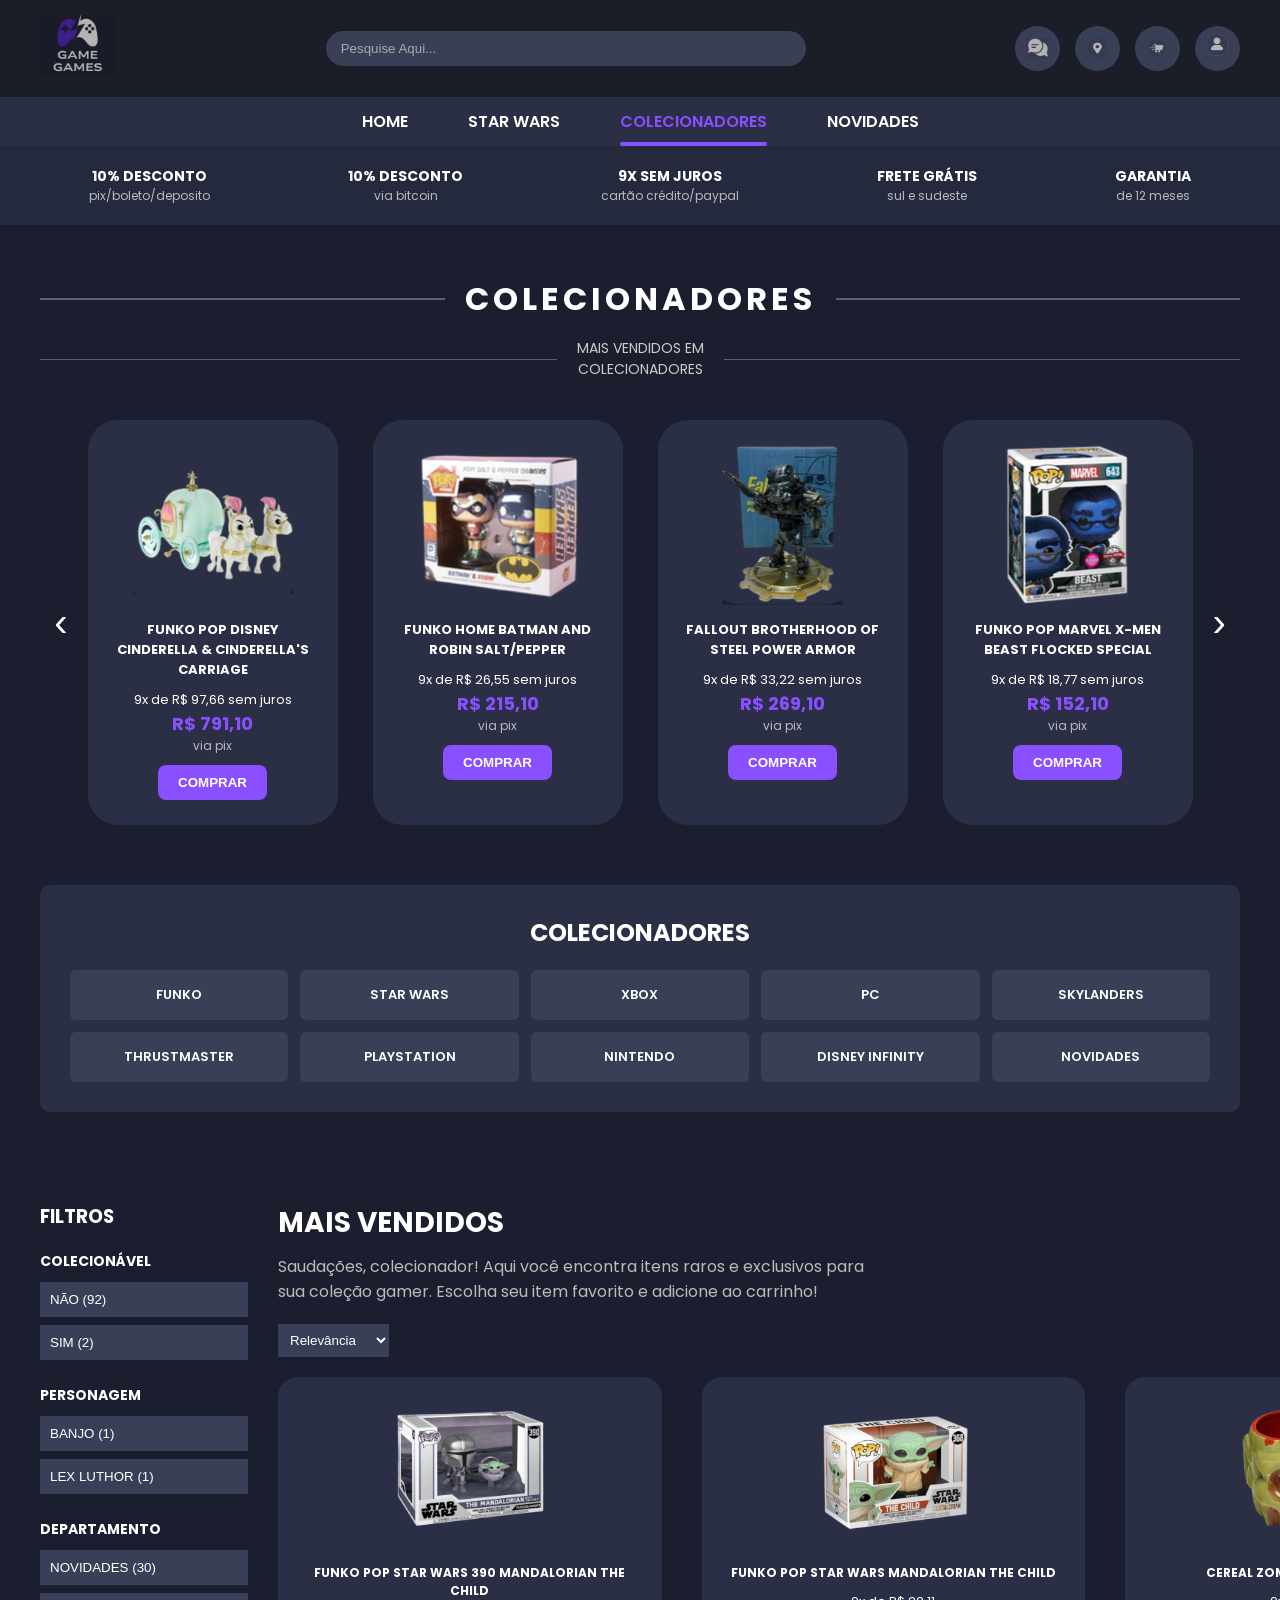
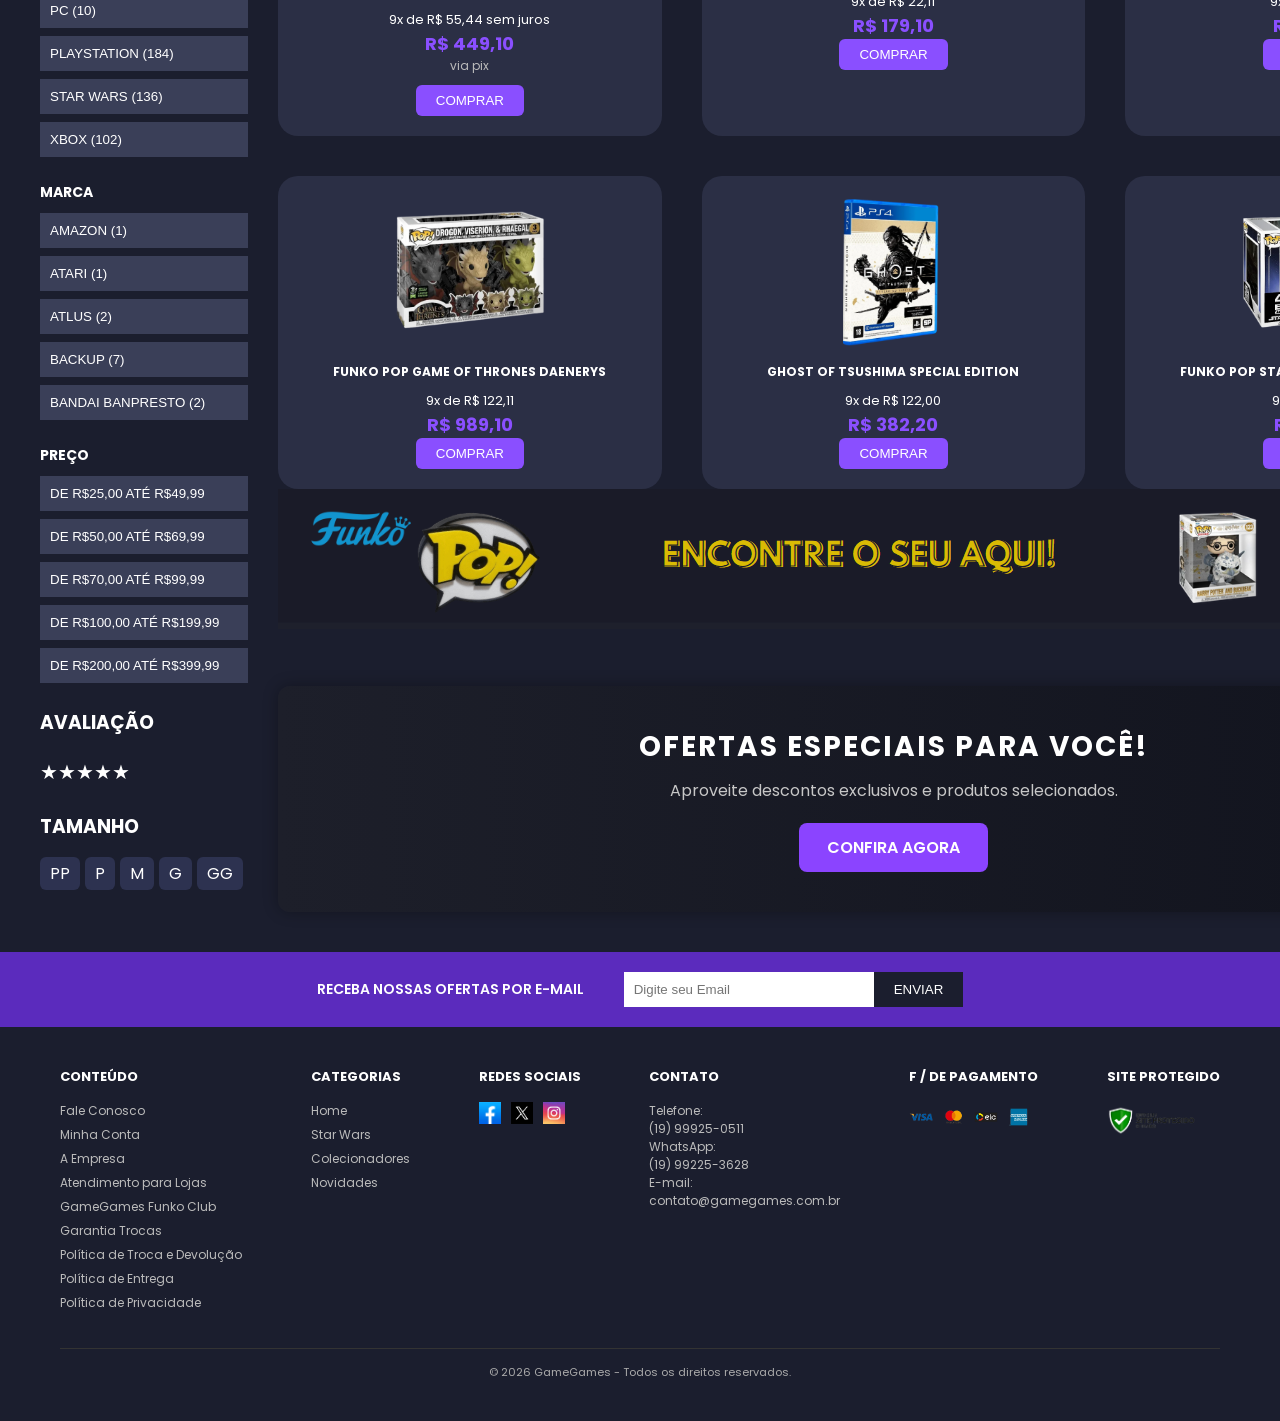
<file: colecionadores.html>
<!DOCTYPE html>
<html lang="pt-br">
<head>
  <meta charset="UTF-8">
  <meta name="viewport" content="width=device-width, initial-scale=1.0">
  <title>Game Games</title>

  <link rel="stylesheet" href="css/style_colecionadores.css">

  <link href="https://fonts.googleapis.com/css2?family=Poppins:wght@300;400;600;700&display=swap" rel="stylesheet">
</head>

<body>


<!-- HEADER -->
<header class="top-header">

  <div class="logo">
    <img src="img/logogamegames.png" alt="Game Games Logo">
  </div>

  <input type="text" placeholder="Pesquise Aqui..." class="procurar-bar">

  <div class="icons">

    <a class="icon" href="contato.html">
      <img src="img/logoctt.png" alt="contato">
    </a>

    <div class="icon">
      <img src="img/logolocalizacao.png" alt="Localização">
    </div>

    <div class="icon">
      <img src="img/logocarrinho.png" alt="Carrinho">
    </div>

    <div class="icon">
      <a href="conta.html">
        <img src="img/logoconta.png" alt="Usuário">
      </a>
    </div>

  </div>


</header>


<!-- MENU -->
<nav class="menu">
  <a href="index.html">HOME</a>
  <a href="starwars.html">STAR WARS</a>
  <a href="colecionadores.html" class="active">COLECIONADORES</a>
  <a href="novidades.html">NOVIDADES</a>
</nav>


<!-- BENEFÍCIOS -->
<section class="descontos">

  <div class="desconto">
    <strong>10% DESCONTO</strong>
    <p>pix/boleto/deposito</p>
  </div>

  <div class="desconto">
    <strong>10% DESCONTO</strong>
    <p>via bitcoin</p>
  </div>

  <div class="desconto">
    <strong>9X SEM JUROS</strong>
    <p>cartão crédito/paypal</p>
  </div>

  <div class="desconto">
    <strong>FRETE GRÁTIS</strong>
    <p>sul e sudeste</p>
  </div>

  <div class="desconto">
    <strong>GARANTIA</strong>
    <p>de 12 meses</p>
  </div>

</section>


<!-- CONTINUAÇÃO COLECIONADORES -->
<section class="colecionadores-topo">

  <h1 class="titulo-colecionadores">COLECIONADORES</h1>

  <p class="subtitulo">MAIS VENDIDOS EM<br>COLECIONADORES</p>

  <div class="carrossel-colecionadores">

    <button class="seta seta-esq">‹</button>

    <div class="produtos-colecionadores">

      <div class="card-col">
        <img src="img/img_colecionadores/cinderela.png">

        <h4>FUNKO POP DISNEY<br>CINDERELLA & CINDERELLA'S CARRIAGE</h4>

        <p class="parcela">9x de R$ 97,66 sem juros</p>
        <p class="preco">R$ 791,10</p>
        <p class="pix">via pix</p>

        <button>COMPRAR</button>
      </div>


      <div class="card-col">
        <img src="img/img_colecionadores/batman.png">

        <h4>FUNKO HOME BATMAN AND<br>ROBIN SALT/PEPPER</h4>

        <p class="parcela">9x de R$ 26,55 sem juros</p>
        <p class="preco">R$ 215,10</p>
        <p class="pix">via pix</p>

        <button>COMPRAR</button>
      </div>


      <div class="card-col">
        <img src="img/img_colecionadores/fallout.png">

        <h4>FALLOUT BROTHERHOOD OF<br>STEEL POWER ARMOR</h4>

        <p class="parcela">9x de R$ 33,22 sem juros</p>
        <p class="preco">R$ 269,10</p>
        <p class="pix">via pix</p>

        <button>COMPRAR</button>
      </div>


      <div class="card-col">
        <img src="img/img_colecionadores/xmen.png">

        <h4>FUNKO POP MARVEL X-MEN<br>BEAST FLOCKED SPECIAL</h4>

        <p class="parcela">9x de R$ 18,77 sem juros</p>
        <p class="preco">R$ 152,10</p>
        <p class="pix">via pix</p>

        <button>COMPRAR</button>
      </div>

    </div>

    <button class="seta seta-dir">›</button>

  </div>


  <div class="categorias-colecionadores">

    <h2>COLECIONADORES</h2>

    <div class="grid-categorias">

      <div>FUNKO</div>
      <div>STAR WARS</div>
      <div>XBOX</div>
      <div>PC</div>
      <div>SKYLANDERS</div>

      <div>THRUSTMASTER</div>
      <div>PLAYSTATION</div>
      <div>NINTENDO</div>
      <div>DISNEY INFINITY</div>
      <div>NOVIDADES</div>

    </div>

  </div>

</section>

<!--SEGUNDA PARTE COLECIONADORES------->

<section class="loja">

  <!-- FILTROS -->
  <aside class="filtros">

    <h3>FILTROS</h3>

    <div class="filtro-bloco">
      <h4>COLECIONÁVEL</h4>
      <button>NÃO (92)</button>
      <button>SIM (2)</button>
    </div>

    <div class="filtro-bloco">
      <h4>PERSONAGEM</h4>
      <button>BANJO (1)</button>
      <button>LEX LUTHOR (1)</button>
    </div>

    <div class="filtro-bloco">
      <h4>DEPARTAMENTO</h4>
      <button>NOVIDADES (30)</button>
      <button>PC (10)</button>
      <button>PLAYSTATION (184)</button>
      <button>STAR WARS (136)</button>
      <button>XBOX (102)</button>
    </div>

    <div class="filtro-bloco">
      <h4>MARCA</h4>
      <button>AMAZON (1)</button>
      <button>ATARI (1)</button>
      <button>ATLUS (2)</button>
      <button>BACKUP (7)</button>
      <button>BANDAI BANPRESTO (2)</button>
    </div>

    <div class="filtro-bloco">
      <h4>PREÇO</h4>
      <button>DE R$25,00 ATÉ R$49,99</button>
      <button>DE R$50,00 ATÉ R$69,99</button>
      <button>DE R$70,00 ATÉ R$99,99</button>
      <button>DE R$100,00 ATÉ R$199,99</button>
      <button>DE R$200,00 ATÉ R$399,99</button>
    </div>

    <div class="filtro-bloco">
      <h3>AVALIAÇÃO</h3>
      <div class="avaliacao">★★★★★</div>
    </div>


    <div class="filtro-bloco">
      <h3>TAMANHO</h3>
      <div class="tamanhos">
        <span>PP</span><span>P</span><span>M</span><span>G</span><span>GG</span>
      </div>

    </div>
  </aside>



  <!-- PRODUTOS -->
  <div class="produtos-area">

    <h1>MAIS VENDIDOS</h1>

    <p class="texto-loja">
      Saudações, colecionador! Aqui você encontra itens raros e exclusivos
      para sua coleção gamer. Escolha seu item favorito e adicione ao carrinho!
    </p>


    <div class="ordenar">
      <select>
        <option>Relevância</option>
        <option>Menor preço</option>
        <option>Maior preço</option>
      </select>
    </div>



    <div class="grid-produtos">

      <!-- PRODUTO -->

      <div class="produto-card">
        <img src="img/img_colecionadores/star1.png">
        <h4>FUNKO POP STAR WARS 390 MANDALORIAN THE CHILD</h4>

        <p class="parcela">9x de R$ 55,44 sem juros</p>
        <p class="preco">R$ 449,10</p>
        <p class="pix">via pix</p>

        <button>COMPRAR</button>
      </div>


      <div class="produto-card">
        <img src="img/img_colecionadores/star2.png">
        <h4>FUNKO POP STAR WARS MANDALORIAN THE CHILD</h4>

        <p class="parcela">9x de R$ 22,11</p>
        <p class="preco">R$ 179,10</p>

        <button>COMPRAR</button>
      </div>


      <div class="produto-card">
        <img src="img/img_colecionadores/zombi.png">
        <h4>CEREAL ZOMBIE BOWL THINK GEEK</h4>

        <p class="parcela">9x de R$ 55,44</p>
        <p class="preco">R$ 449,10</p>

        <button>COMPRAR</button>
      </div>


      <div class="produto-card">
        <img src="img/img_colecionadores/gameof.png">
        <h4>FUNKO POP GAME OF THRONES DAENERYS</h4>

        <p class="parcela">9x de R$ 122,11</p>
        <p class="preco">R$ 989,10</p>

        <button>COMPRAR</button>
      </div>


      <div class="produto-card">
        <img src="img/img_colecionadores/ghost.png">
        <h4>GHOST OF TSUSHIMA SPECIAL EDITION</h4>

        <p class="parcela">9x de R$ 122,00</p>
        <p class="preco">R$ 382,20</p>

        <button>COMPRAR</button>
      </div>


      <div class="produto-card">
        <img src="img/img_colecionadores/star3.png">
        <h4>FUNKO POP STAR WARS DAGOBATH YODA</h4>

        <p class="parcela">9x de R$ 48,77</p>
        <p class="preco">R$ 395,10</p>

        <button>COMPRAR</button>
      </div>


    </div>

    <!-- BANNER -->
    <section class="banner-site">
      <img src="img/img_colecionadores/banner.png" alt="Banner Principal">
    </section>


    <section class="area-promocional">
      <div class="promo-container">
        <h2>OFERTAS ESPECIAIS PARA VOCÊ!</h2>
        <p>Aproveite descontos exclusivos e produtos selecionados.</p>
        <a href="#" class="promo-btn">CONFIRA AGORA</a>
      </div>
    </section>


  </div>


</section>





<!-- BOLETIM -->
<section class="boletim">

  <h3>RECEBA NOSSAS OFERTAS POR E-MAIL</h3>

  <div class="boletim-box">
    <input type="email" placeholder="Digite seu Email">
    <button>ENVIAR</button>
  </div>

</section>


<!-- FOOTER -->
<footer class="footer">

  <div class="footer-container">

    <div class="footer-col">
      <h4>CONTEÚDO</h4>
      <ul>
        <li>Fale Conosco</li>
        <li>Minha Conta</li>
        <li>A Empresa</li>
        <li>Atendimento para Lojas</li>
        <li>GameGames Funko Club</li>
        <li>Garantia Trocas</li>
        <li>Política de Troca e Devolução</li>
        <li>Política de Entrega</li>
        <li>Política de Privacidade</li>
      </ul>
    </div>

    <div class="footer-col">
      <h4>CATEGORIAS</h4>
      <ul>
        <li>Home</li>
        <li>Star Wars</li>
        <li>Colecionadores</li>
        <li>Novidades</li>
      </ul>
    </div>

    <div class="footer-col">
      <h4>REDES SOCIAIS</h4>
      <div class="social-icons">
        <img src="img/facebook.png">
        <img src="img/x.png">
        <img src="img/instagram.jpg">
      </div>
    </div>

    <div class="footer-col">
      <h4>CONTATO</h4>
      <p>Telefone:</p>
      <p>(19) 99925-0511</p>

      <p>WhatsApp:</p>
      <p>(19) 99225-3628</p>

      <p>E-mail:</p>
      <p>contato@gamegames.com.br</p>
    </div>

    <div class="footer-col">
      <h4>F / DE PAGAMENTO</h4>
      <img src="img/fdepagamento.webp" class="pagamentos">
    </div>

    <div class="footer-col">
      <h4>SITE PROTEGIDO</h4>
      <img src="img/pretegido.webp" class="seguro">
    </div>

  </div>

  <div class="direitos">
    © 2026 GameGames - Todos os direitos reservados.
  </div>




</body>
</html>
</file>
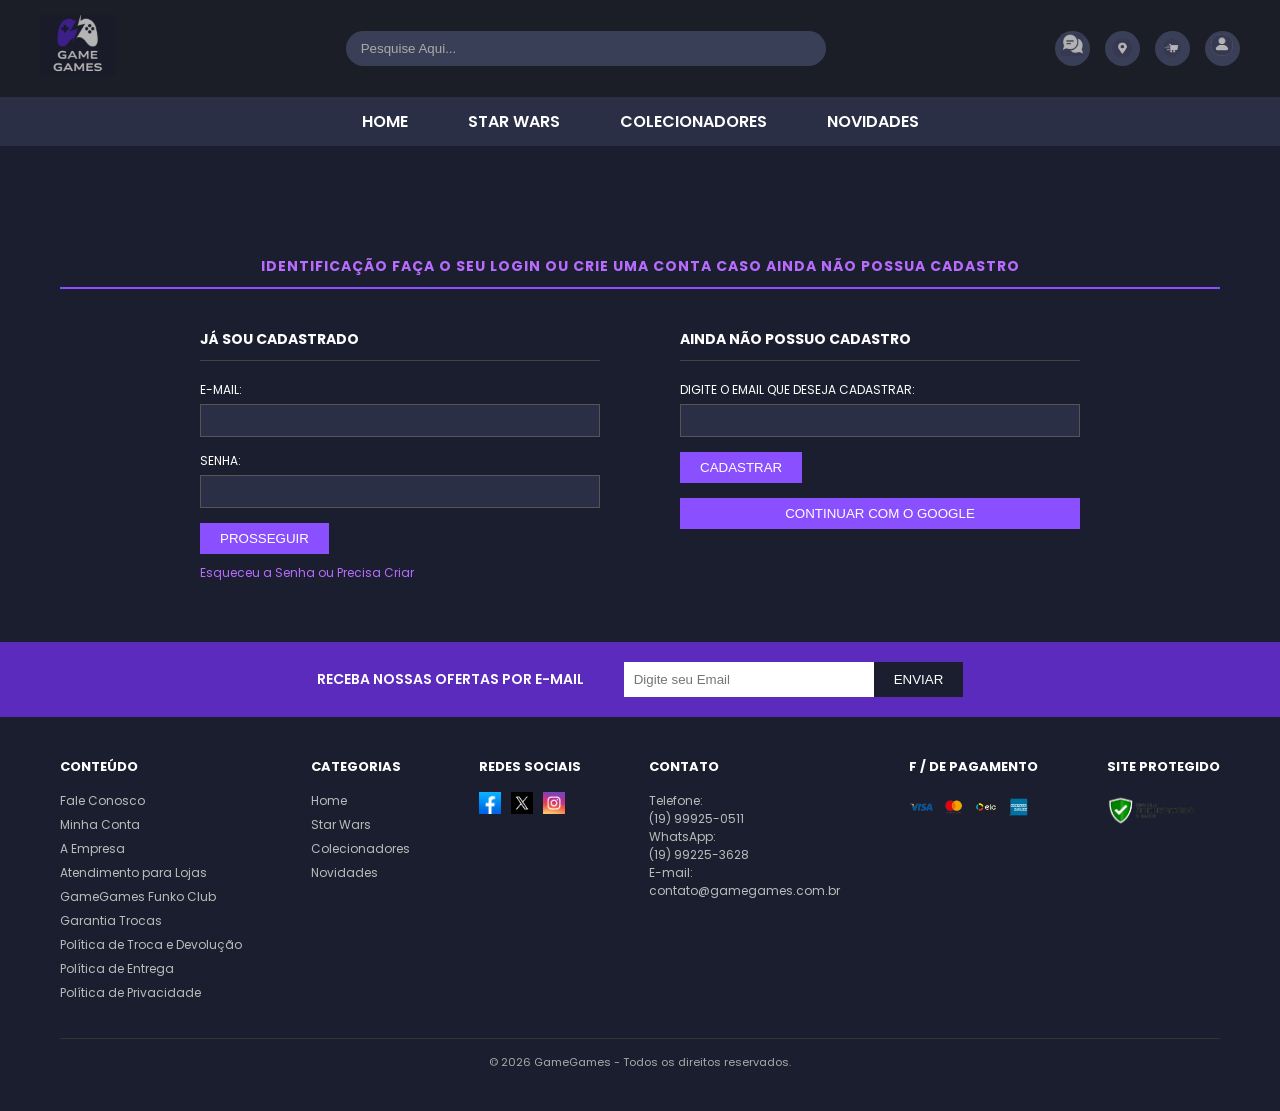
<file: conta.html>
<!DOCTYPE html>
<html lang="pt-br">
<head>
    <meta charset="UTF-8">
    <meta name="viewport" content="width=device-width, initial-scale=1.0">
    <title>Game Games</title>

    <link rel="stylesheet" href="css/style.css">

    <!-- Fonte -->
    <link href="https://fonts.googleapis.com/css2?family=Poppins:wght@300;400;600;700&display=swap" rel="stylesheet">
</head>
<body>


<!-- HEADER -->
<header class="top-header">

    <div class="logo">
        <img src="img/logogamegames.png" alt="Game Games Logo">
    </div>

    <input type="text" placeholder="Pesquise Aqui..." class="procurar-bar">

    <div class="icons">

        <div class="icon">
        <a href="contato.html">
            <img src="img/logoctt.png" alt="Contato">
        </a>
    </div>

        <div class="icon">
            <img src="img/logolocalizacao.png" alt="Localização">
        </div>

        <div class="icon">
            <img src="img/logocarrinho.png" alt="Carrinho">
        </div>

        <div class="icon">
            <a href="conta.html">
                <img src="img/logoconta.png" alt="Usuário">
            </a>
        </div>

    </div>

</header>



<!-- MENU -->
<nav class="menu">
    <a href="index.html">HOME</a>
    <a href="starwars.html">STAR WARS</a>
    <a href="colecionadores.html">COLECIONADORES</a>
    <a href="novidades.html">NOVIDADES</a>
</nav>

<section class="login-pagina">

    <h2 class="login-title">
        IDENTIFICAÇÃO FAÇA O SEU LOGIN OU CRIE UMA CONTA CASO AINDA NÃO POSSUA CADASTRO
    </h2>


    <div class="login-container">

        <!-- LOGIN -->
        <div class="login-box">

            <h3>JÁ SOU CADASTRADO</h3>

            <label>E-MAIL:</label>
            <input type="email">

            <label>SENHA:</label>
            <input type="password">

            <button class="btn-roxo">PROSSEGUIR</button>

            <p class="esquecido">Esqueceu a Senha ou Precisa Criar</p>

        </div>



        <!-- CADASTRO -->
        <div class="login-box">

            <h3>AINDA NÃO POSSUO CADASTRO</h3>

            <label>DIGITE O EMAIL QUE DESEJA CADASTRAR:</label>
            <input type="email">

            <button class="btn-roxo">CADASTRAR</button>

            <button class="btn-google">
                CONTINUAR COM O GOOGLE
            </button>

        </div>

    </div>

</section>


<!-- BOLETIM -->
<section class="boletim">

    <h3>RECEBA NOSSAS OFERTAS POR E-MAIL</h3>

    <div class="boletim-box">
        <input type="email" placeholder="Digite seu Email">
        <button>ENVIAR</button>
    </div>

</section>


<!-- FOOTER -->
<footer class="footer">

    <div class="footer-container">

        <div class="footer-col">
            <h4>CONTEÚDO</h4>
            <ul>
                <li>Fale Conosco</li>
                <li>Minha Conta</li>
                <li>A Empresa</li>
                <li>Atendimento para Lojas</li>
                <li>GameGames Funko Club</li>
                <li>Garantia Trocas</li>
                <li>Política de Troca e Devolução</li>
                <li>Política de Entrega</li>
                <li>Política de Privacidade</li>
            </ul>
        </div>

        <div class="footer-col">
            <h4>CATEGORIAS</h4>
            <ul>
                <li>Home</li>
                <li>Star Wars</li>
                <li>Colecionadores</li>
                <li>Novidades</li>
            </ul>
        </div>

        <div class="footer-col">
            <h4>REDES SOCIAIS</h4>
            <div class="social-icons">
                <img src="img/facebook.png">
                <img src="img/x.png">
                <img src="img/instagram.jpg">
            </div>
        </div>

        <div class="footer-col">
            <h4>CONTATO</h4>
            <p>Telefone:</p>
            <p>(19) 99925-0511</p>

            <p>WhatsApp:</p>
            <p>(19) 99225-3628</p>

            <p>E-mail:</p>
            <p>contato@gamegames.com.br</p>
        </div>

        <div class="footer-col">
            <h4>F / DE PAGAMENTO</h4>
            <img src="img/fdepagamento.webp" class="pagamentos">
        </div>

        <div class="footer-col">
            <h4>SITE PROTEGIDO</h4>
            <img src="img/pretegido.webp" class="seguro">
        </div>

    </div>

    <div class="direitos">
        © 2026 GameGames - Todos os direitos reservados.
    </div>

</footer>
</body>
</html>
</file>
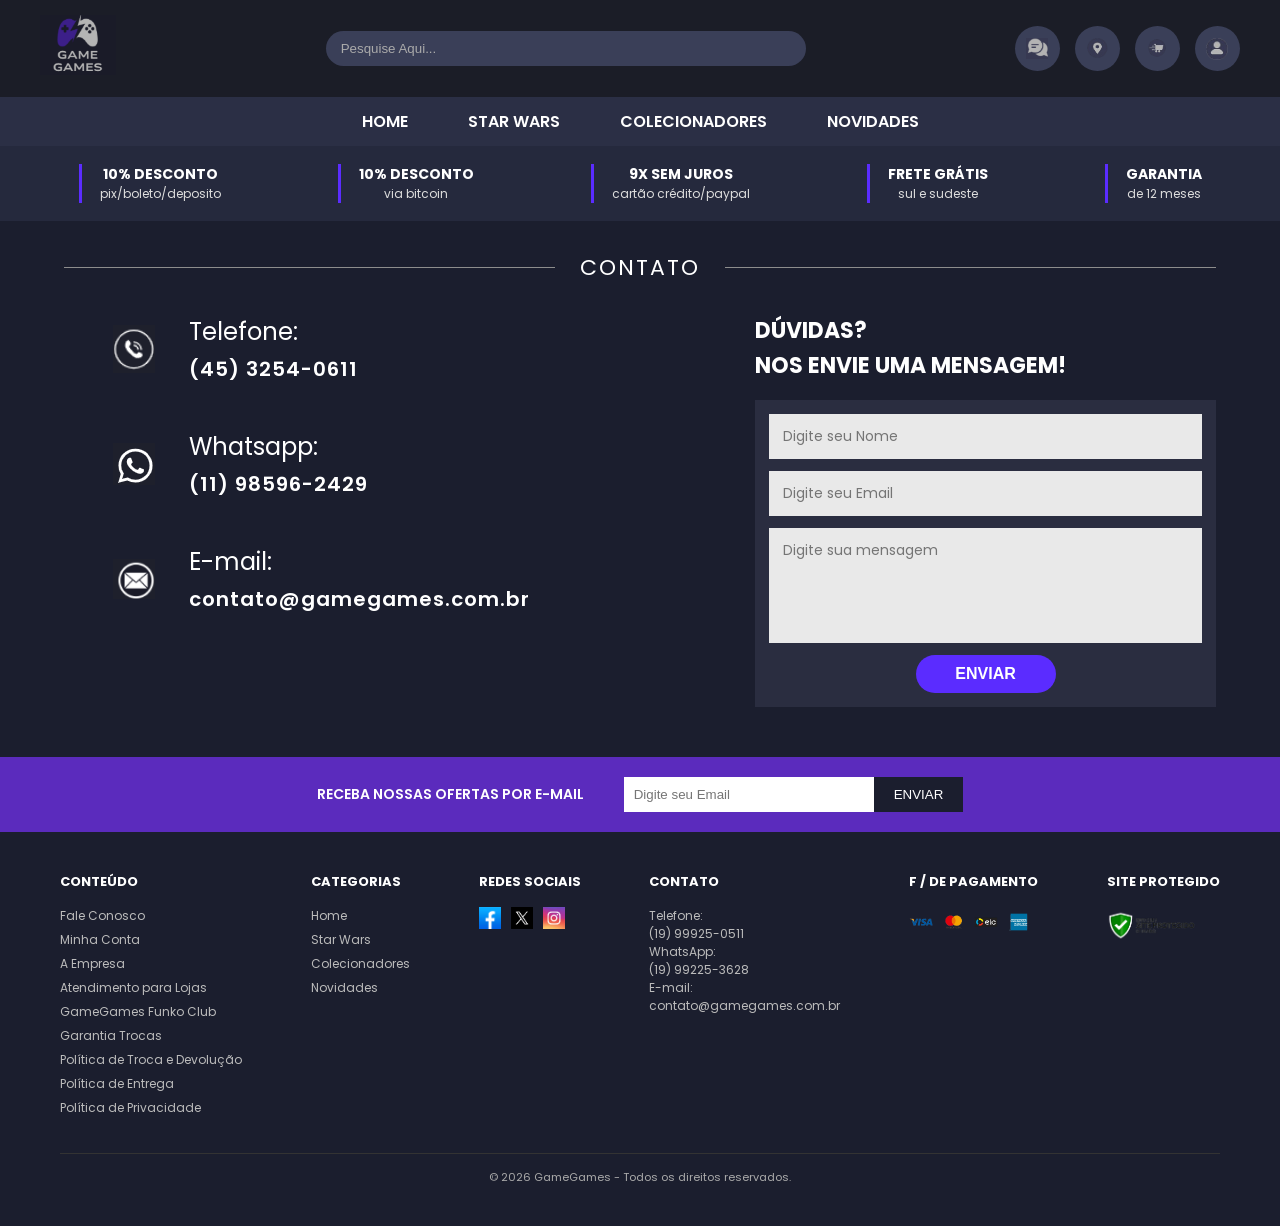
<file: contato.html>
<!DOCTYPE html>
<html lang="pt-br">
<head>
    <meta charset="UTF-8">
    <meta name="viewport" content="width=device-width, initial-scale=1.0">
    <title>Game Games - Contato</title>

    <link rel="stylesheet" href="css/style_contato.css">

    <!-- Fonte -->
    <link href="https://fonts.googleapis.com/css2?family=Poppins:wght@300;400;600;700&display=swap" rel="stylesheet">
</head>
<body>

<!-- HEADER -->
<header class="top-header">
    <div class="logo">
        <img src="img/logogamegames.png" alt="Game Games Logo">
    </div>

    <input type="text" placeholder="Pesquise Aqui..." class="procurar-bar">

    <div class="icons">
        <a class="icon" href="contato.html">
            <img src="img/logoctt.png" alt="Contato">
        </a>

        <div class="icon">
            <img src="img/logolocalizacao.png" alt="Localização">
        </div>

        <div class="icon">
            <img src="img/logocarrinho.png" alt="Carrinho">
        </div>

        <a class="icon" href="conta.html">
            <img src="img/logoconta.png" alt="Usuário">
        </a>
    </div>
</header>

<!-- MENU -->
<nav class="menu">
    <a href="index.html">HOME</a>
    <a href="starwars.html">STAR WARS</a>
    <a href="colecionadores.html">COLECIONADORES</a>
    <a href="novidades.html">NOVIDADES</a>
</nav>

<!-- DESCONTOS -->
<section class="descontos">
    <div class="desconto">
        <strong>10% DESCONTO</strong>
        <p>pix/boleto/deposito</p>
    </div>

    <div class="desconto">
        <strong>10% DESCONTO</strong>
        <p>via bitcoin</p>
    </div>

    <div class="desconto">
        <strong>9X SEM JUROS</strong>
        <p>cartão crédito/paypal</p>
    </div>

    <div class="desconto">
        <strong>FRETE GRÁTIS</strong>
        <p>sul e sudeste</p>
    </div>

    <div class="desconto">
        <strong>GARANTIA</strong>
        <p>de 12 meses</p>
    </div>
</section>

<!-- LINHA -->
<div class="linha-titulo">
    <div class="linha"></div>
    <h1>CONTATO</h1>
    <div class="linha"></div>
</div>

<!-- CONTEÚDO CONTATO -->
<section class="contato-container">

    <!-- INFORMAÇÕES -->
    <div class="contato-info">

        <div class="info-item">
            <div class="info-icone">
                <img src="img/logo_tel.png" alt="Telefone">
            </div>
            <div class="info-texto">
                <h2>Telefone:</h2>
                <p>(45) 3254-0611</p>
            </div>
        </div>

        <div class="info-item">
            <div class="info-icone">
                <img src="img/whats.png" alt="Whatsapp">
            </div>
            <div class="info-texto">
                <h2>Whatsapp:</h2>
                <p>(11) 98596-2429</p>
            </div>
        </div>

        <div class="info-item">
            <div class="info-icone">
                <img src="img/email.png" alt="E-mail">
            </div>
            <div class="info-texto">
                <h2>E-mail:</h2>
                <p>contato@gamegames.com.br</p>
            </div>
        </div>

    </div>

    <!-- FORMULÁRIO -->
    <div class="contato-formulario">
        <h2>DÚVIDAS?</h2>
        <h3>NOS ENVIE UMA MENSAGEM!</h3>

        <form>
            <input type="text" placeholder="Digite seu Nome" required>
            <input type="email" placeholder="Digite seu Email" required>
            <textarea placeholder="Digite sua mensagem" required></textarea>
            <button type="submit">ENVIAR</button>
        </form>
    </div>

</section>
<br>
<br>


<!-- BOLETIM -->
<section class="boletim">

    <h3>RECEBA NOSSAS OFERTAS POR E-MAIL</h3>

    <div class="boletim-box">
        <input type="email" placeholder="Digite seu Email">
        <button>ENVIAR</button>
    </div>

</section>


<!-- FOOTER -->
<footer class="footer">

    <div class="footer-container">

        <div class="footer-col">
            <h4>CONTEÚDO</h4>
            <ul>
                <li>Fale Conosco</li>
                <li>Minha Conta</li>
                <li>A Empresa</li>
                <li>Atendimento para Lojas</li>
                <li>GameGames Funko Club</li>
                <li>Garantia Trocas</li>
                <li>Política de Troca e Devolução</li>
                <li>Política de Entrega</li>
                <li>Política de Privacidade</li>
            </ul>
        </div>

        <div class="footer-col">
            <h4>CATEGORIAS</h4>
            <ul>
                <li>Home</li>
                <li>Star Wars</li>
                <li>Colecionadores</li>
                <li>Novidades</li>
            </ul>
        </div>

        <div class="footer-col">
            <h4>REDES SOCIAIS</h4>
            <div class="social-icons">
                <img src="img/facebook.png">
                <img src="img/x.png">
                <img src="img/instagram.jpg">
            </div>
        </div>

        <div class="footer-col">
            <h4>CONTATO</h4>
            <p>Telefone:</p>
            <p>(19) 99925-0511</p>

            <p>WhatsApp:</p>
            <p>(19) 99225-3628</p>

            <p>E-mail:</p>
            <p>contato@gamegames.com.br</p>
        </div>

        <div class="footer-col">
            <h4>F / DE PAGAMENTO</h4>
            <img src="img/fdepagamento.webp" class="pagamentos">
        </div>

        <div class="footer-col">
            <h4>SITE PROTEGIDO</h4>
            <img src="img/pretegido.webp" class="seguro">
        </div>

    </div>

    <div class="direitos">
        © 2026 GameGames - Todos os direitos reservados.
    </div>




</body>
</html>
</file>
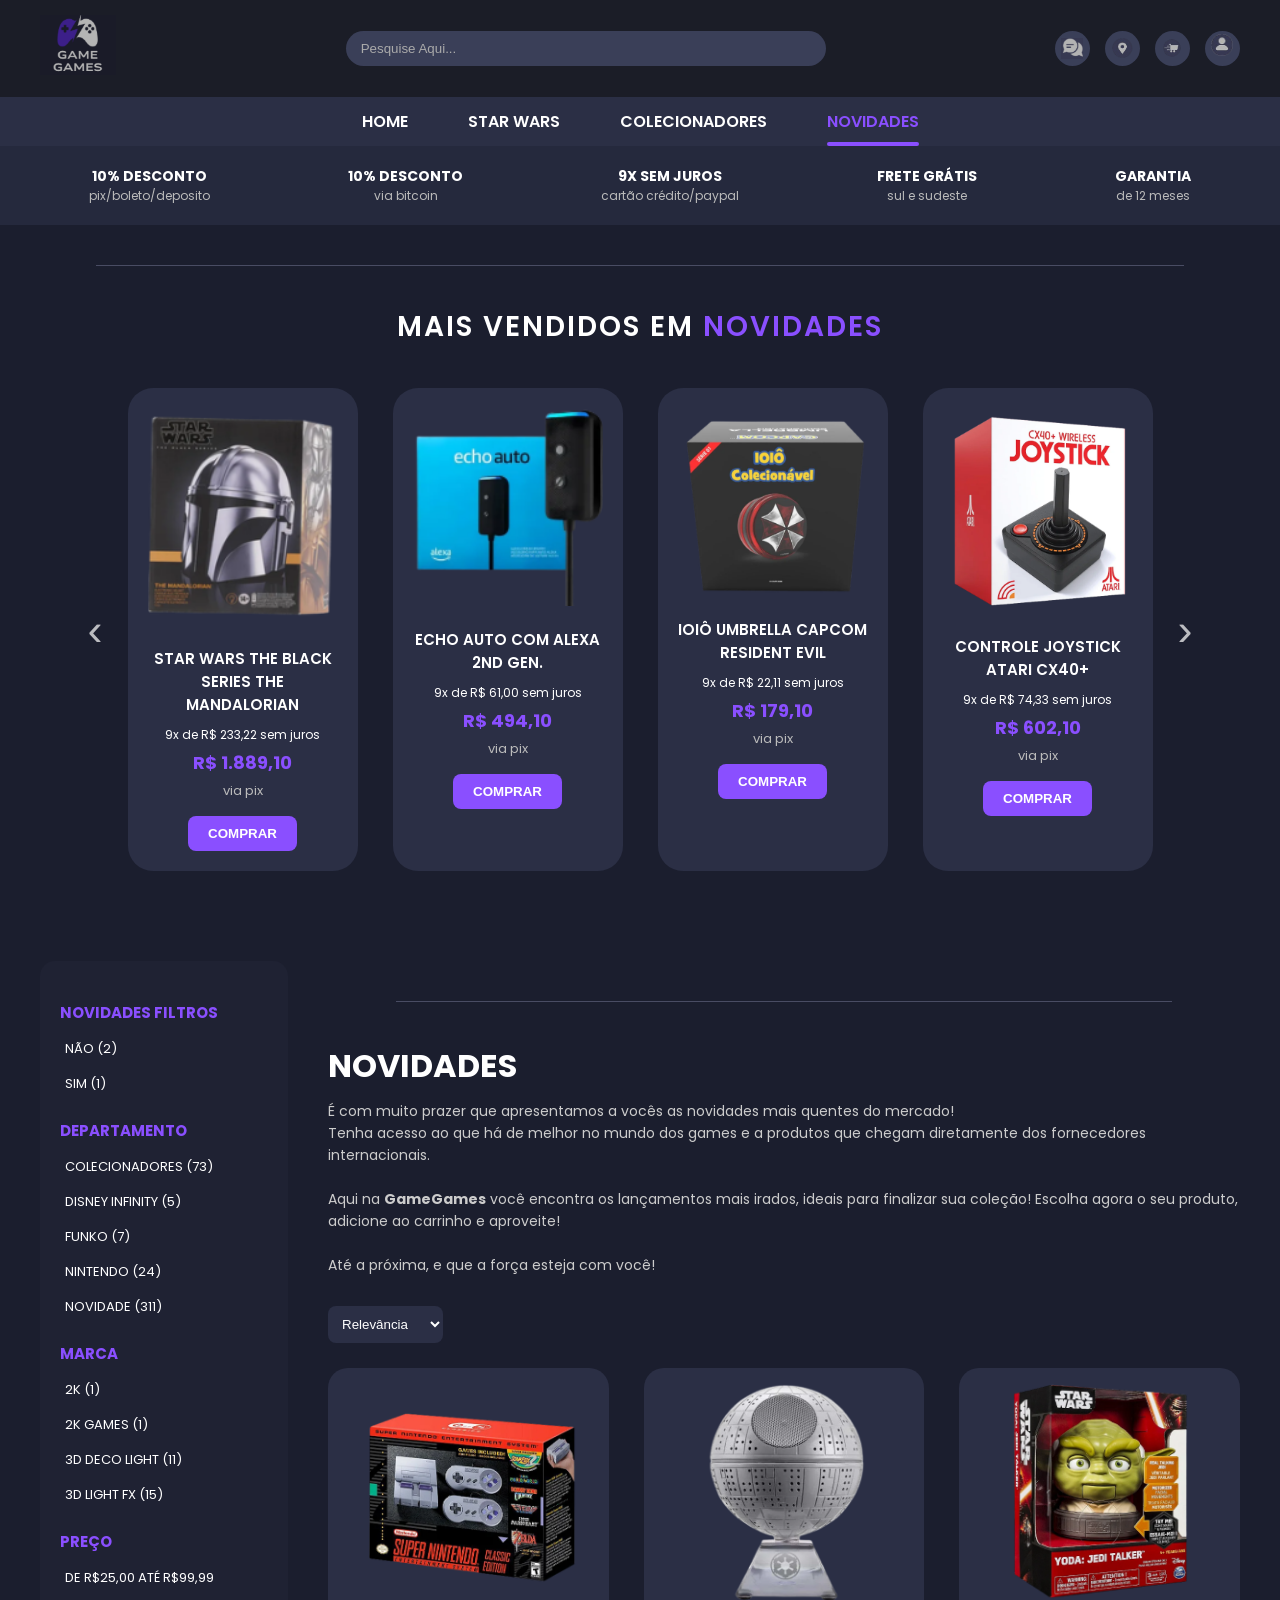
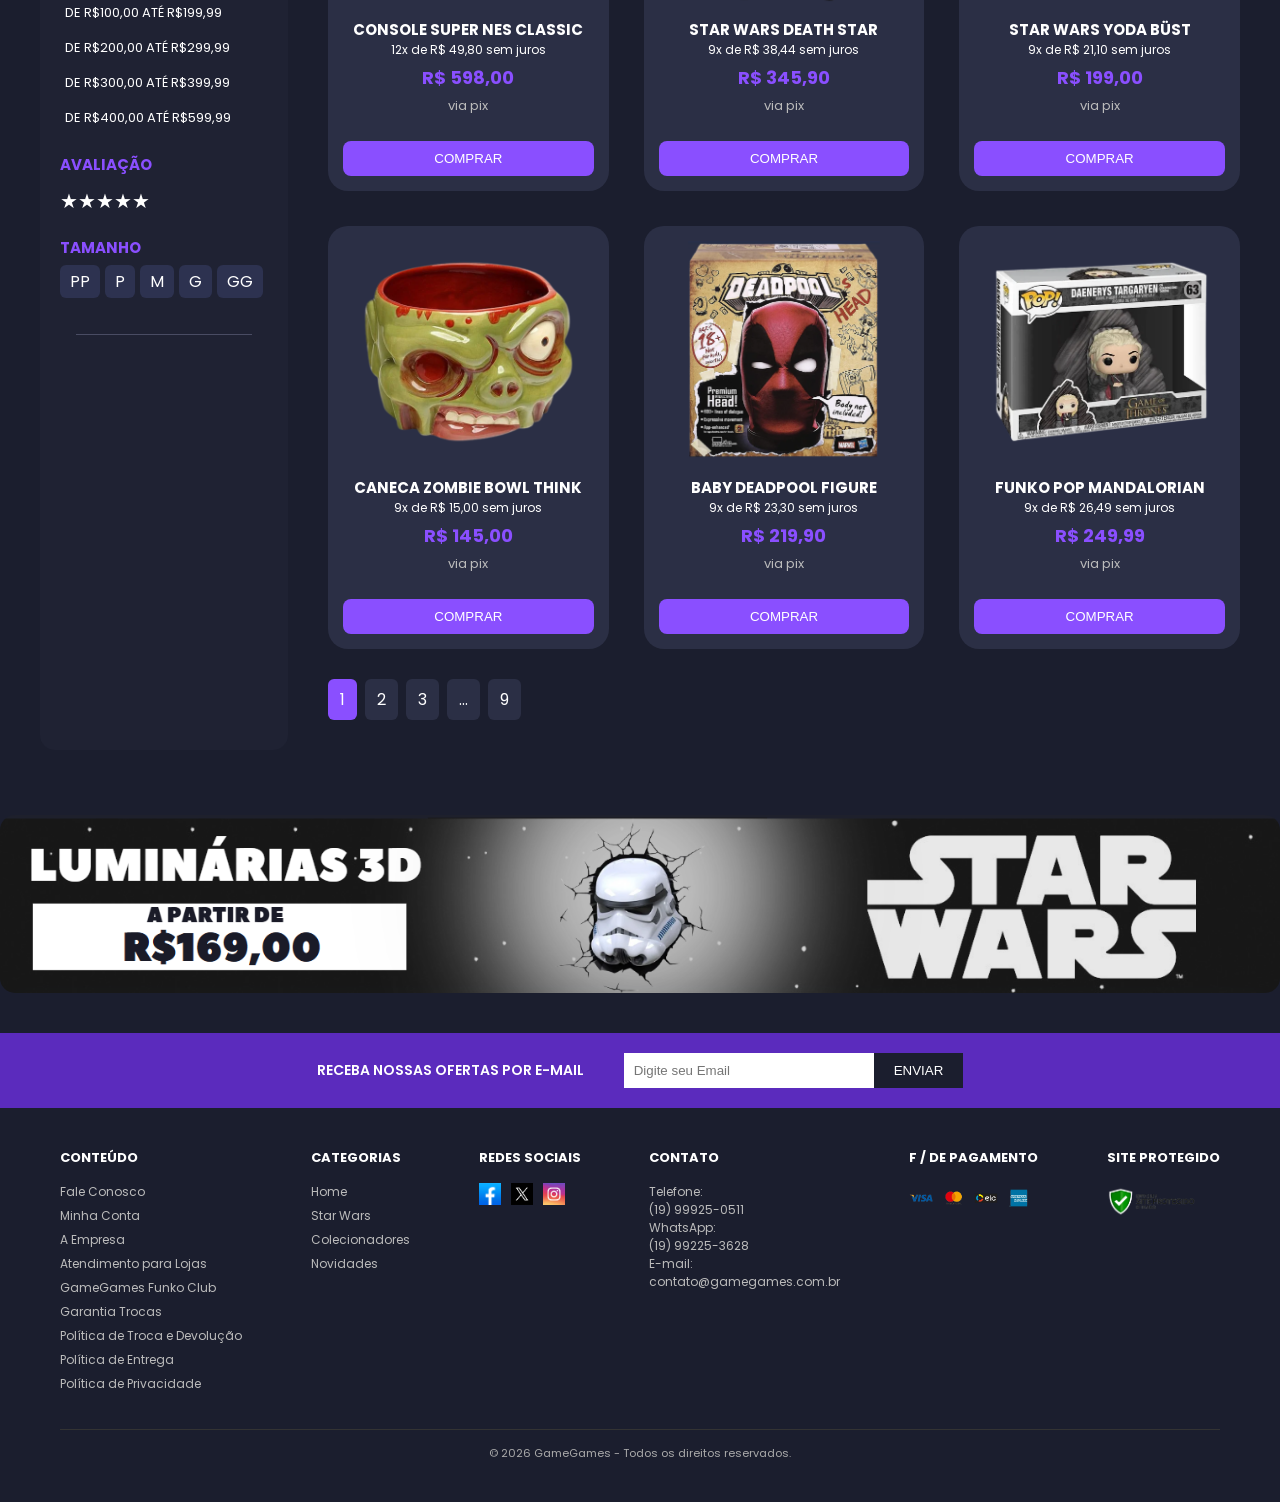
<file: novidades.html>
<!DOCTYPE html>
<html lang="pt-br">
<head>
    <meta charset="UTF-8">
    <meta name="viewport" content="width=device-width, initial-scale=1.0">
    <title>Game Games</title>

    <link rel="stylesheet" href="css/style_novidades.css">

    <!-- Fonte -->
    <link href="https://fonts.googleapis.com/css2?family=Poppins:wght@300;400;600;700&display=swap" rel="stylesheet">
</head>
<body>


<!-- HEADER -->
<header class="top-header">

    <div class="logo">
        <img src="img/logogamegames.png" alt="Game Games Logo">
    </div>

    <input type="text" placeholder="Pesquise Aqui..." class="procurar-bar">

    <div class="icons">

        <a class="icon" href="contato.html">
            <img src="img/logoctt.png" alt="contato">
        </a>

        <div class="icon">
            <img src="img/logolocalizacao.png" alt="Localização">
        </div>

        <div class="icon">
            <img src="img/logocarrinho.png" alt="Carrinho">
        </div>

        <div class="icon">
            <a href="conta.html">
                <img src="img/logoconta.png" alt="Usuário">
            </a>
        </div>

    </div>

</header>



<!-- MENU -->
<nav class="menu">
    <a href="index.html">HOME</a>
    <a href="starwars.html">STAR WARS</a>
    <a href="colecionadores.html">COLECIONADORES</a>
    <a href="novidades.html" class="active" >NOVIDADES</a>
</nav>

<!--BENEFICIOS ---------------------------------------------------------->
<!-- DESCONTOS -->
<section class="descontos">
    <div class="desconto">
        <strong>10% DESCONTO</strong>
        <p>pix/boleto/deposito</p>
    </div>

    <div class="desconto">
        <strong>10% DESCONTO</strong>
        <p>via bitcoin</p>
    </div>

    <div class="desconto">
        <strong>9X SEM JUROS</strong>
        <p>cartão crédito/paypal</p>
    </div>

    <div class="desconto">
        <strong>FRETE GRÁTIS</strong>
        <p>sul e sudeste</p>
    </div>

    <div class="desconto"> <!-- beneficios / desconto = benefit -->
        <strong>GARANTIA</strong>
        <p>de 12 meses</p>
    </div>
</section>

<hr class="linha">

<h2 class="titulo-novidades">MAIS VENDIDOS EM <span>NOVIDADES</span></h2>

<!-- CARROSSEL -->
<section class="carrossel-produtos">

    <button class="seta seta-esq">‹</button>

    <div class="produtos">

        <!-- PRODUTO -->
        <div class="card">
            <img src="./img/img_novidades/produto1.png" alt="">
            <h3>STAR WARS THE BLACK SERIES THE MANDALORIAN</h3>
            <p class="parcela">9x de R$ 233,22 sem juros</p>
            <p class="preco">R$ 1.889,10</p>
            <p class="pix">via pix</p>
            <button class="btn-comprar">COMPRAR</button>
        </div>

        <div class="card">
            <img src="./img/img_novidades/produto2.png">
            <h3>ECHO AUTO COM ALEXA 2ND GEN.</h3>
            <p class="parcela">9x de R$ 61,00 sem juros</p>
            <p class="preco">R$ 494,10</p>
            <p class="pix">via pix</p>
            <button class="btn-comprar">COMPRAR</button>
        </div>

        <div class="card">
            <img src="./img/img_novidades/produto3.png">
            <h3>IOIÔ UMBRELLA CAPCOM RESIDENT EVIL</h3>
            <p class="parcela">9x de R$ 22,11 sem juros</p>
            <p class="preco">R$ 179,10</p>
            <p class="pix">via pix</p>
            <button class="btn-comprar">COMPRAR</button>
        </div>

        <div class="card">
            <img src="./img/img_novidades/produto4.png">
            <h3>CONTROLE JOYSTICK ATARI CX40+</h3>
            <p class="parcela">9x de R$ 74,33 sem juros</p>
            <p class="preco">R$ 602,10</p>
            <p class="pix">via pix</p>
            <button class="btn-comprar">COMPRAR</button>
        </div>

    </div>

    <button class="seta seta-dir">›</button>

</section>

<!--2 PARTE NOVIDADES ------------------------------------------>

<section class="conteudo-novidades">

    <!-- SIDEBAR -->
    <aside class="filtros">

        <h3>NOVIDADES FILTROS</h3>
        <ul>
            <li>NÃO (2)</li>
            <li>SIM (1)</li>
        </ul>

        <h3>DEPARTAMENTO</h3>
        <ul>
            <li>COLECIONADORES (73)</li>
            <li>DISNEY INFINITY (5)</li>
            <li>FUNKO (7)</li>
            <li>NINTENDO (24)</li>
            <li>NOVIDADE (311)</li>
        </ul>

        <h3>MARCA</h3>
        <ul>
            <li>2K (1)</li>
            <li>2K GAMES (1)</li>
            <li>3D DECO LIGHT (11)</li>
            <li>3D LIGHT FX (15)</li>
        </ul>

        <h3>PREÇO</h3>
        <ul>
            <li>DE R$25,00 ATÉ R$99,99</li>
            <li>DE R$100,00 ATÉ R$199,99</li>
            <li>DE R$200,00 ATÉ R$299,99</li>
            <li>DE R$300,00 ATÉ R$399,99</li>
            <li>DE R$400,00 ATÉ R$599,99</li>
        </ul>

        <h3>AVALIAÇÃO</h3>
        <div class="avaliacao">★★★★★</div>

        <h3>TAMANHO</h3>
        <div class="tamanhos">
            <span>PP</span><span>P</span><span>M</span><span>G</span><span>GG</span>
        </div>
        <hr class="linha">
    </aside>





    <!-- ÁREA PRINCIPAL -->
    <div class="area-novidades">
        <hr class="linha">
        <h1 class="titulo">NOVIDADES</h1>

        <p class="descricao">
            É com muito prazer que apresentamos a vocês as novidades mais quentes do mercado!<br>
            Tenha acesso ao que há de melhor no mundo dos games e a produtos que chegam diretamente dos fornecedores internacionais.<br><br>
            Aqui na <strong>GameGames</strong> você encontra os lançamentos mais irados, ideais para finalizar sua coleção! Escolha agora o seu produto, adicione ao carrinho e aproveite!<br><br>
            Até a próxima, e que a força esteja com você!
        </p>

        <!-- ORDENAR -->
        <div class="ordenar">
            <select>
                <option>Relevância</option>
                <option>Menor preço</option>
                <option>Maior preço</option>
            </select>
        </div>

        <!-- GRID DE PRODUTOS -->
        <div class="grid-produtos">

            <div class="card-nov">
                <img src="img/img_novidades/prod1.png">
                <h4>CONSOLE SUPER NES CLASSIC</h4>
                <p class="parcela">12x de R$ 49,80 sem juros</p>
                <p class="preco">R$ 598,00</p>
                <p class="pix">via pix</p>
                <button>COMPRAR</button>
            </div>

            <div class="card-nov">
                <img src="img/img_novidades/prod2.png">
                <h4>STAR WARS DEATH STAR</h4>
                <p class="parcela">9x de R$ 38,44 sem juros</p>
                <p class="preco">R$ 345,90</p>
                <p class="pix">via pix</p>
                <button>COMPRAR</button>
            </div>

            <div class="card-nov">
                <img src="img/img_novidades/prod3.png">
                <h4>STAR WARS YODA BÜST</h4>
                <p class="parcela">9x de R$ 21,10 sem juros</p>
                <p class="preco">R$ 199,00</p>
                <p class="pix">via pix</p>
                <button>COMPRAR</button>
            </div>

            <div class="card-nov">
                <img src="img/img_novidades/prod4.png">
                <h4>CANECA ZOMBIE BOWL THINK</h4>
                <p class="parcela">9x de R$ 15,00 sem juros</p>
                <p class="preco">R$ 145,00</p>
                <p class="pix">via pix</p>
                <button>COMPRAR</button>
            </div>

            <div class="card-nov">
                <img src="img/img_novidades/prod5.png">
                <h4>BABY DEADPOOL FIGURE</h4>
                <p class="parcela">9x de R$ 23,30 sem juros</p>
                <p class="preco">R$ 219,90</p>
                <p class="pix">via pix</p>
                <button>COMPRAR</button>
            </div>

            <div class="card-nov">
                <img src="img/img_novidades/prod6.png">
                <h4>FUNKO POP MANDALORIAN</h4>
                <p class="parcela">9x de R$ 26,49 sem juros</p>
                <p class="preco">R$ 249,99</p>
                <p class="pix">via pix</p>
                <button>COMPRAR</button>
            </div>

        </div>

        <!-- PAGINAÇÃO -->
        <div class="paginacao">
            <span class="ativo">1</span>
            <span>2</span>
            <span>3</span>
            <span>...</span>
            <span>9</span>
        </div>

    </div>

</section>

    <!-- BANNER STARWARS -->
    <section class="banner-site">
        <img src="img/img_novidades/banner_lum.png" alt="Banner Principal">
    </section>





<!-- BOLETIM -->
<section class="boletim">

    <h3>RECEBA NOSSAS OFERTAS POR E-MAIL</h3>

    <div class="boletim-box">
        <input type="email" placeholder="Digite seu Email">
        <button>ENVIAR</button>
    </div>

</section>


<!-- FOOTER -->
<footer class="footer">

    <div class="footer-container">

        <div class="footer-col">
            <h4>CONTEÚDO</h4>
            <ul>
                <li>Fale Conosco</li>
                <li>Minha Conta</li>
                <li>A Empresa</li>
                <li>Atendimento para Lojas</li>
                <li>GameGames Funko Club</li>
                <li>Garantia Trocas</li>
                <li>Política de Troca e Devolução</li>
                <li>Política de Entrega</li>
                <li>Política de Privacidade</li>
            </ul>
        </div>

        <div class="footer-col">
            <h4>CATEGORIAS</h4>
            <ul>
                <li>Home</li>
                <li>Star Wars</li>
                <li>Colecionadores</li>
                <li>Novidades</li>
            </ul>
        </div>

        <div class="footer-col">
            <h4>REDES SOCIAIS</h4>
            <div class="social-icons">
                <img src="img/facebook.png">
                <img src="img/x.png">
                <img src="img/instagram.jpg">
            </div>
        </div>

        <div class="footer-col">
            <h4>CONTATO</h4>
            <p>Telefone:</p>
            <p>(19) 99925-0511</p>

            <p>WhatsApp:</p>
            <p>(19) 99225-3628</p>

            <p>E-mail:</p>
            <p>contato@gamegames.com.br</p>
        </div>

        <div class="footer-col">
            <h4>F / DE PAGAMENTO</h4>
            <img src="img/fdepagamento.webp" class="pagamentos">
        </div>

        <div class="footer-col">
            <h4>SITE PROTEGIDO</h4>
            <img src="img/pretegido.webp" class="seguro">
        </div>

    </div>

    <div class="direitos">
        © 2026 GameGames - Todos os direitos reservados.
    </div>




</body>
</html>
</file>
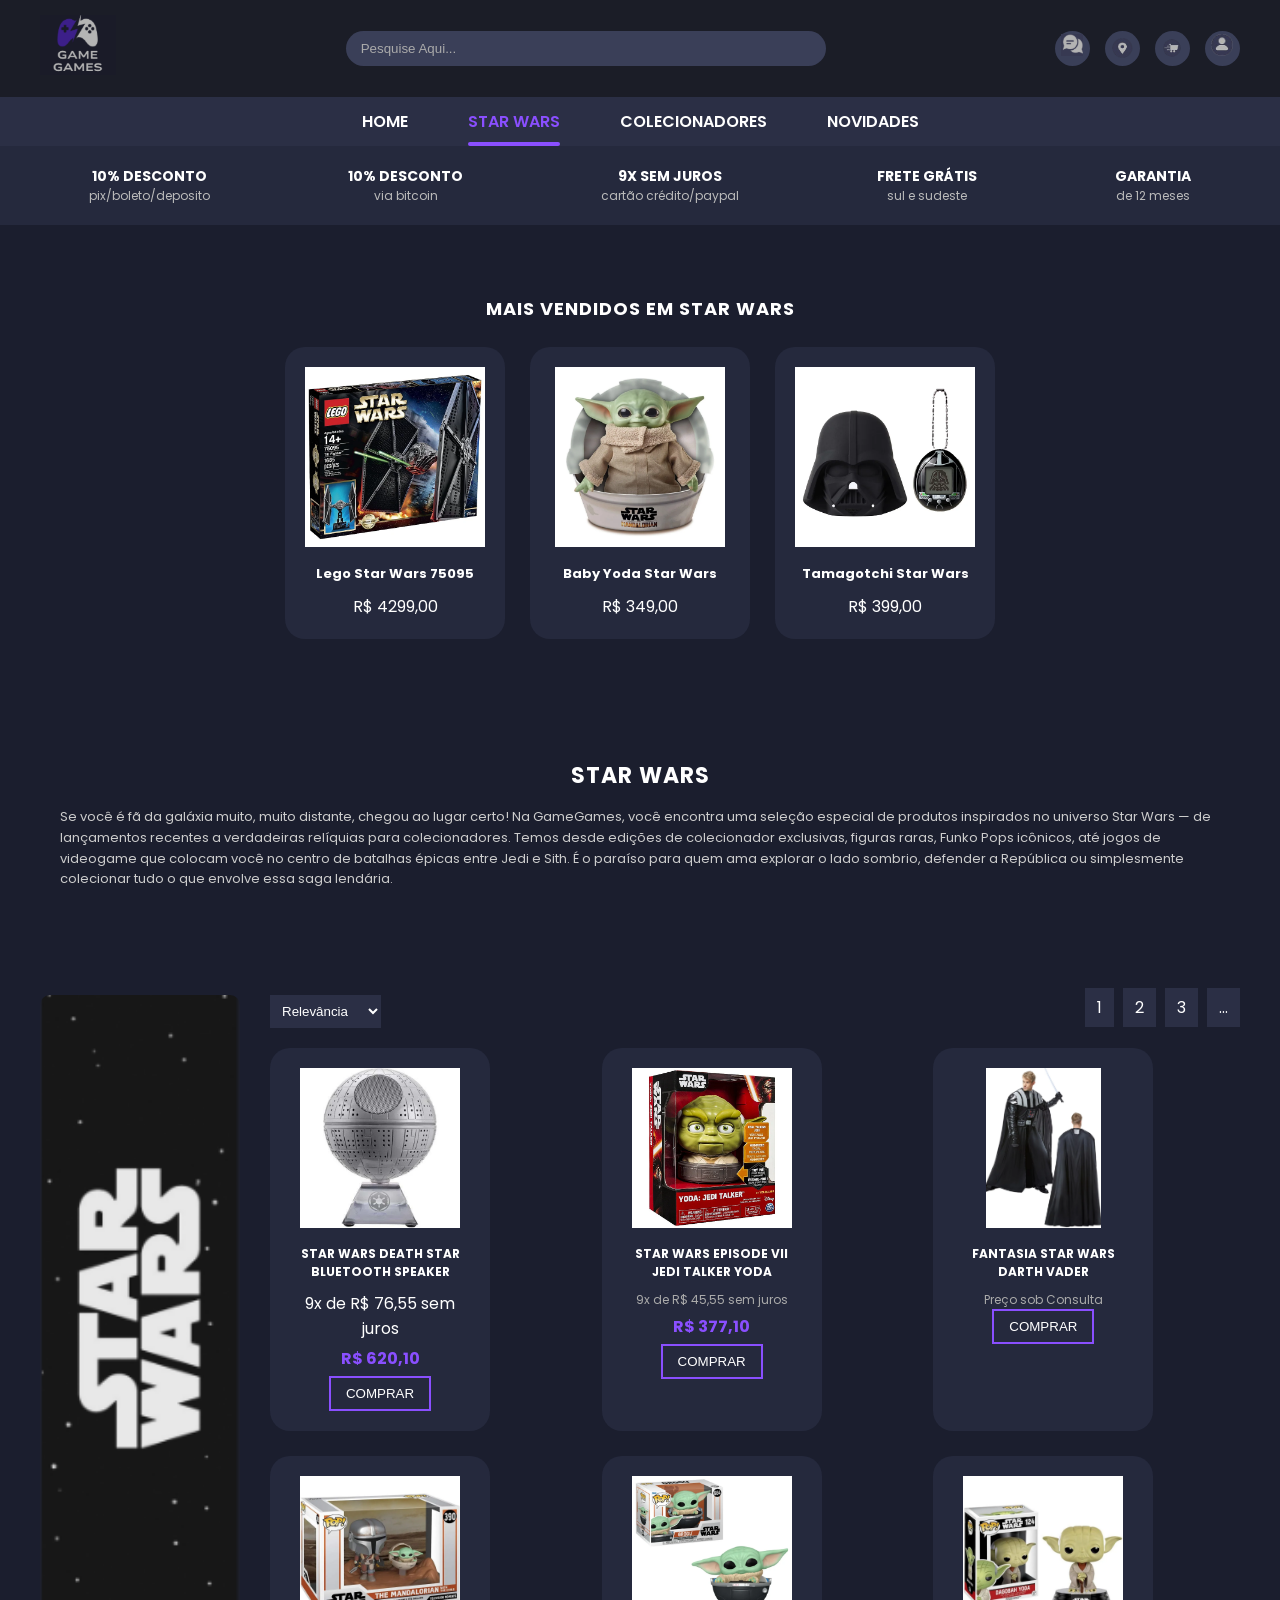
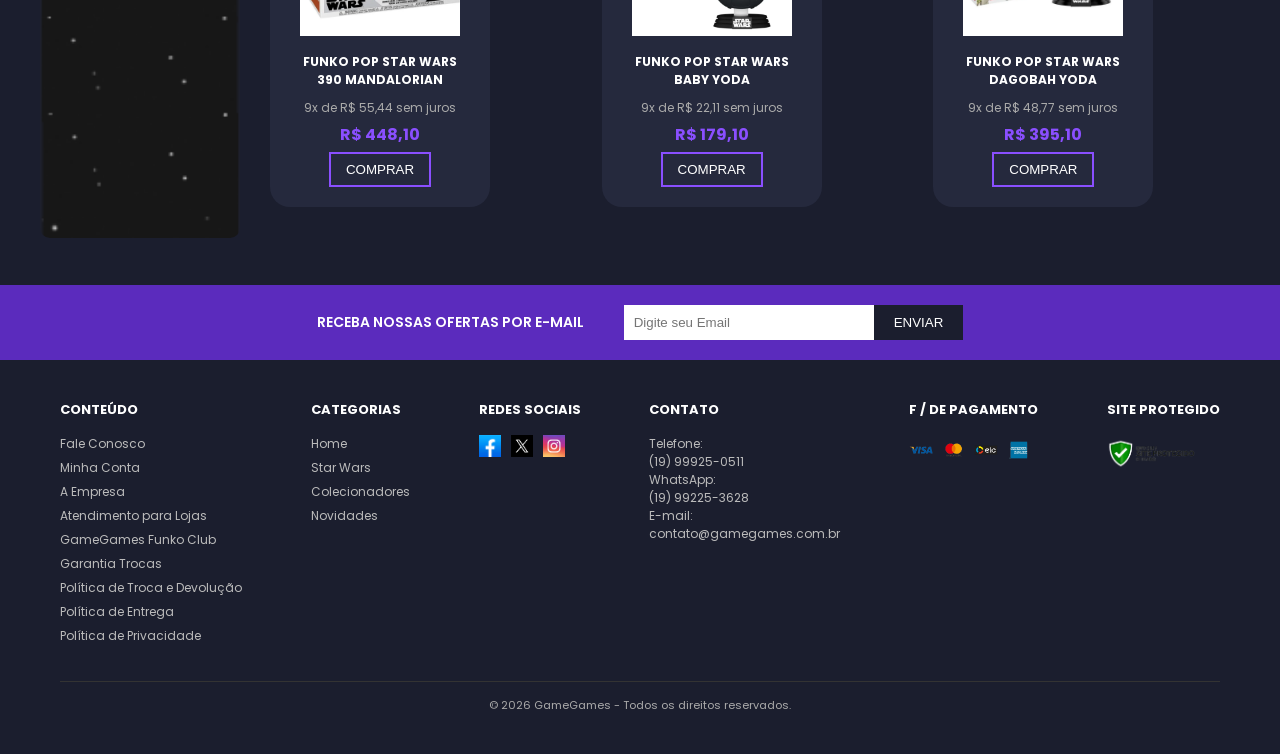
<file: starwars.html>
<!DOCTYPE html>
<html lang="pt-br">
<head>
    <meta charset="UTF-8">
    <meta name="viewport" content="width=device-width, initial-scale=1.0">
    <title>Game Games</title>

    <link rel="stylesheet" href="css/style.css">

    <!-- Fonte -->
    <link href="https://fonts.googleapis.com/css2?family=Poppins:wght@300;400;600;700&display=swap" rel="stylesheet">
</head>
<body>


<!-- HEADER -->
<header class="top-header">

    <div class="logo">
        <img src="img/logogamegames.png" alt="Game Games Logo">
    </div>

    <input type="text" placeholder="Pesquise Aqui..." class="procurar-bar">

    <div class="icons">

        <div class="icon">
            <a href="contato.html">
                <img src="img/logoctt.png" alt="Contato">
            </a>
        </div>

        <div class="icon">
            <img src="img/logolocalizacao.png" alt="Localização">
        </div>

        <div class="icon">
            <img src="img/logocarrinho.png" alt="Carrinho">
        </div>

        <div class="icon">
            <a href="conta.html">
                <img src="img/logoconta.png" alt="Usuário">
            </a>
        </div>

    </div>

</header>



<!-- MENU -->
<nav class="menu">
    <a href="index.html">HOME</a>
    <a href="starwars.html"  class="active">STAR WARS</a>
    <a href="colecionadores.html">COLECIONADORES</a>
    <a href="novidades.html">NOVIDADES</a>
</nav>




<!-- DESCONTOS -->
<section class="descontos">
    <div class="desconto">
        <strong>10% DESCONTO</strong>
        <p>pix/boleto/deposito</p>
    </div>

    <div class="desconto">
        <strong>10% DESCONTO</strong>
        <p>via bitcoin</p>
    </div>

    <div class="desconto">
        <strong>9X SEM JUROS</strong>
        <p>cartão crédito/paypal</p>
    </div>

    <div class="desconto">
        <strong>FRETE GRÁTIS</strong>
        <p>sul e sudeste</p>
    </div>

    <div class="desconto">
        <strong>GARANTIA</strong>
        <p>de 12 meses</p>
    </div>
</section>




<!-- MAIS VENDIDOS STAR WARS -->
<section class="produtos">
    <h2>MAIS VENDIDOS EM STAR WARS</h2>

    <div class="produto-container">

        <div class="produto-card">
            <img src="img/legostarwars.webp" alt="">
            <h3>Lego Star Wars 75095</h3>
            <p class="price">R$ 4299,00</p>
        </div>

        <div class="produto-card">
            <img src="img/babyyodastarwars.webp" alt="">
            <h3>Baby Yoda Star Wars</h3>
            <p class="price">R$ 349,00</p>
        </div>

        <div class="produto-card">
            <img src="img/tamagotchistarwars.webp" alt="">
            <h3>Tamagotchi Star Wars</h3>
            <p class="price">R$ 399,00</p>
        </div>


    </div>
</section>

<!-- SOBRE STAR WARS -->
<section class="sobre">

    <h2>STAR WARS</h2>

    <p>
        Se você é fã da galáxia muito, muito distante, chegou ao lugar certo! Na GameGames, você encontra uma seleção especial de produtos inspirados no universo Star Wars — de lançamentos recentes a verdadeiras relíquias para colecionadores.
        Temos desde edições de colecionador exclusivas, figuras raras, Funko Pops icônicos, até jogos de videogame que colocam você no centro de batalhas épicas entre Jedi e Sith. É o paraíso para quem ama explorar o lado sombrio, defender a República ou simplesmente colecionar tudo o que envolve essa saga lendária.
    </p>


</section>


<!-- STAR WARS -->
<section class="starwars-pagina">

    <!-- LADO ESQUERDO -->
    <div class="starwars-banner">
        <img src="img/bannerstarwars.png">
    </div>


    <!-- LADO DIREITO -->
    <div class="starwars-conteudo">

        <!-- FILTRO -->
        <div class="produto-top">

            <select>
                <option>Relevância</option>
                <option>Menor preço</option>
                <option>Maior preço</option>
            </select>

            <div class="pages">
                <span>1</span>
                <span>2</span>
                <span>3</span>
                <span>...</span>
            </div>

        </div>


        <!-- PRODUTOS -->
        <div class="starwars-produtos">

            <div class="produto-card">
                <img src="img/deathstarbluetoothstarwars.webp">
                <h3>STAR WARS DEATH STAR BLUETOOTH SPEAKER</h3>

                <p class="installment">9x de R$ 76,55 sem juros</p>
                <p class="pix">R$ 620,10</p>

                <button>COMPRAR</button>
            </div>


            <div class="produto-card">
                <img src="img/yoda.webp">
                <h3>STAR WARS EPISODE VII JEDI TALKER YODA</h3>

                <p class="parcelamento">9x de R$ 45,55 sem juros</p>
                <p class="pix">R$ 377,10</p>

                <button>COMPRAR</button>
            </div>


            <div class="produto-card">
                <img src="img/fantasiastarwars.webp">
                <h3>FANTASIA STAR WARS DARTH VADER</h3>

                <p class="parcelamento">Preço sob Consulta</p>

                <button>COMPRAR</button>
            </div>


            <div class="produto-card">
                <img src="img/funkothemandalorian.webp">
                <h3>FUNKO POP STAR WARS 390 MANDALORIAN</h3>

                <p class="parcelamento">9x de R$ 55,44 sem juros</p>
                <p class="pix">R$ 448,10</p>

                <button>COMPRAR</button>
            </div>


            <div class="produto-card">
                <img src="img/funkobabyyoda.webp">
                <h3>FUNKO POP STAR WARS BABY YODA</h3>

                <p class="parcelamento">9x de R$ 22,11 sem juros</p>
                <p class="pix">R$ 179,10</p>

                <button>COMPRAR</button>
            </div>


            <div class="produto-card">
                <img src="img/funkodagobahyoda.webp">
                <h3>FUNKO POP STAR WARS DAGOBAH YODA</h3>

                <p class="parcelamento">9x de R$ 48,77 sem juros</p>
                <p class="pix">R$ 395,10</p>

                <button>COMPRAR</button>
            </div>

        </div>

    </div>

</section>



<!-- BOLETIM -->
<section class="boletim">

    <h3>RECEBA NOSSAS OFERTAS POR E-MAIL</h3>

    <div class="boletim-box">
        <input type="email" placeholder="Digite seu Email">
        <button>ENVIAR</button>
    </div>

</section>


<!-- FOOTER -->
<footer class="footer">

    <div class="footer-container">

        <div class="footer-col">
            <h4>CONTEÚDO</h4>
            <ul>
                <li>Fale Conosco</li>
                <li>Minha Conta</li>
                <li>A Empresa</li>
                <li>Atendimento para Lojas</li>
                <li>GameGames Funko Club</li>
                <li>Garantia Trocas</li>
                <li>Política de Troca e Devolução</li>
                <li>Política de Entrega</li>
                <li>Política de Privacidade</li>
            </ul>
        </div>

        <div class="footer-col">
            <h4>CATEGORIAS</h4>
            <ul>
                <li>Home</li>
                <li>Star Wars</li>
                <li>Colecionadores</li>
                <li>Novidades</li>
            </ul>
        </div>

        <div class="footer-col">
            <h4>REDES SOCIAIS</h4>
            <div class="social-icons">
                <img src="img/facebook.png">
                <img src="img/x.png">
                <img src="img/instagram.jpg">
            </div>
        </div>

        <div class="footer-col">
            <h4>CONTATO</h4>
            <p>Telefone:</p>
            <p>(19) 99925-0511</p>

            <p>WhatsApp:</p>
            <p>(19) 99225-3628</p>

            <p>E-mail:</p>
            <p>contato@gamegames.com.br</p>
        </div>

        <div class="footer-col">
            <h4>F / DE PAGAMENTO</h4>
            <img src="img/fdepagamento.webp" class="pagamentos">
        </div>

        <div class="footer-col">
            <h4>SITE PROTEGIDO</h4>
            <img src="img/pretegido.webp" class="seguro">
        </div>

    </div>

    <div class="direitos">
        © 2026 GameGames - Todos os direitos reservados.
    </div>

</footer>
</body>
</html>
</file>
<file: css/style_colecionadores.css>
*{
    margin:0;
    padding:0;
    box-sizing:border-box;
}

body{
    font-family:'Poppins',sans-serif;
    background-color:#1b1e2e;
    color:white;
}


/* HEADER */

.top-header{
    background:#1b1d27;
    display:flex;
    align-items:center;
    justify-content:space-between;
    padding:15px 40px;
}

/* LOGO */

.logo img{
    height:60px;
}


/* BARRA DE PESQUISA */

.procurar-bar{
    width:40%;
    padding:10px 15px;
    border-radius:20px;
    border:none;
    background:#3a3f58;
    color:white;
}

.procurar-bar::placeholder{
    color:#aaa;
}


/*ICONS*/
.icons {
    display: flex;
    gap: 15px;
}

.icon {
    width: 45px;
    height: 45px;
    background: #3a3f58;
    border-radius: 50%;
    display: flex;
    align-items: center;
    justify-content: center;
    cursor: pointer;
    transition: 0.3s;
}

.icon img {
    width: 22px;
}

.icon:hover{
    background:#8a4fff;
    transform:scale(1.1);
}


/* MENU */

.menu{
    background:#2b2f45;
    display:flex;
    justify-content:center;
    gap:60px;
    padding:12px 0;
}

.menu a{
    text-decoration:none;
    color:white;
    font-weight:600;
    position:relative;
}

.menu a.active{
    color:#8a4fff;
}

.menu a.active::after{
    content:"";
    position:absolute;
    width:100%;
    height:4px;
    background:#8a4fff;
    bottom:-12px;
    left:0;
    border-radius:2px;
}


/* BENEFICIOS */

.descontos{
    background:#25293d;
    display:flex;
    justify-content:space-around;
    padding:20px;
    text-align:center;
}

.desconto strong{
    display:block;
    font-size:14px;
}

.desconto p{
    font-size:12px;
    color:#bbb;
}


/* ---------------- COLECIONADORES ---------------- */


/* AREA */

.colecionadores-topo{
    padding:50px 40px;
    text-align:center;
}


/* TITULO */

.titulo-colecionadores{
    font-size:32px;
    letter-spacing:4px;
    margin-bottom:5px;
}

.subtitulo{
    font-size:14px;
    color:#ccc;
    margin-bottom:40px;
}


/*----------linhas*/
/* LINHAS DO TITULO COLECIONADORES */

.titulo-colecionadores{
    font-size:32px;
    letter-spacing:4px;
    margin-bottom:15px;
    display:flex;
    align-items:center;
    justify-content:center;
    gap:20px;
}

.titulo-colecionadores::before,
.titulo-colecionadores::after{
    content:"";
    flex:1;
    height:2px;
    background:#5a5f7a;
}


/* LINHAS DO SUBTITULO */

.subtitulo{
    font-size:14px;
    color:#ccc;
    margin-bottom:40px;
    display:flex;
    align-items:center;
    justify-content:center;
    gap:20px;
}

.subtitulo::before,
.subtitulo::after{
    content:"";
    flex:1;
    height:1px;
    background:#5a5f7a;
}




/* CARROSSEL */

.carrossel-colecionadores{
    display:flex;
    justify-content:center;
    align-items:center;
    gap:20px;
}


/* PRODUTOS */

.produtos-colecionadores{
    display:flex;
    justify-content:center;
    gap:35px;
    flex-wrap:wrap;
}


/* CARD */

.card-col{
    background:#2b2f45;
    width:250px;
    padding:25px;
    border-radius:30px;
    text-align:center;
    transition:0.3s;
}

.card-col:hover{
    transform:translateY(-5px);
}

.card-col img{
    width:160px;
    height:160px;
    object-fit:contain;
    display:block;
    margin:0 auto 15px auto;
}

.card-col h4{
    font-size:13px;
    margin-bottom:10px;
}

.parcela{
    font-size:13px;
}

.preco{
    font-size:18px;
    font-weight:700;
    color:#8a4fff;
}

.pix{
    font-size:12px;
    color:#bbb;
    margin-bottom:10px;
}


/* BOTÃO */

.card-col button{
    background:#8a4fff;
    border:none;
    padding:10px 20px;
    color:white;
    border-radius:8px;
    cursor:pointer;
    font-weight:600;
}

.card-col button:hover{
    background:#a874ff;
}


/* SETAS */

.seta{
    font-size:40px;
    background:none;
    border:none;
    color:white;
    cursor:pointer;
}


/* CATEGORIAS */

.categorias-colecionadores{
    margin-top:60px;
    background:#2b2f45;
    padding:30px;
    border-radius:10px;
}

.categorias-colecionadores h2{
    margin-bottom:20px;
}


/* GRID */

.grid-categorias{
    display:grid;
    grid-template-columns:repeat(5,1fr);
    gap:12px;
}

.grid-categorias div{
    background:#3a3f58;
    padding:15px;
    font-size:13px;
    font-weight:600;
    cursor:pointer;
    border-radius:6px;
    transition:0.3s;
}

.grid-categorias div:hover{
    background:#8a4fff;
}



/*---------------SEGUNDA PART COLECIONADORES--------------------*/

/* AREA LOJA */

.loja{
    display:flex;
    gap:30px;
    padding:40px;
}


/* FILTROS */

.filtros{
    width:250px;
}

.filtros h3{
    margin-bottom:20px;
}

.filtro-bloco{
    margin-bottom:25px;
}

.filtro-bloco h4{
    margin-bottom:10px;
    font-size:14px;
}

.filtro-bloco button{
    display:block;
    width:100%;
    margin-bottom:8px;
    background:#3a3f58;
    border:none;
    color:white;
    padding:10px;
    cursor:pointer;
    text-align:left;
}

.filtro-bloco button:hover{
    background:#8a4fff;
}


/* AREA PRODUTOS */

.produtos-area{
    flex:1;
}

.produtos-area h1{
    font-size:28px;
    margin-bottom:10px;
}

.texto-loja{
    color:#bbb;
    max-width:600px;
    margin-bottom:20px;
}


/* ORDENAR */

.ordenar{
    margin-bottom:20px;
}

.ordenar select{
    padding:8px;
    background:#3a3f58;
    color:white;
    border:none;
}


/* GRID PRODUTOS */

.grid-produtos{
    display:grid;
    grid-template-columns:repeat(3,1fr);
    gap:40px;
}


/* CARD PRODUTO */

.produto-card{
    background:#2b2f45;
    padding:20px;
    border-radius:20px;
    text-align:center;
}

.produto-card img{
    width:150px;
    height:150px;
    object-fit:contain;
    margin-bottom:10px;
}

.produto-card h4{
    font-size:12px;
    margin-bottom:10px;
}

.produto-card button{
    background:#8a4fff;
    border:none;
    padding:8px 20px;
    color:white;
    cursor:pointer;
    border-radius:6px;
}

/* AVALIAÇÃO */
.avaliacao {
    font-size: 20px;
    margin-bottom: 15px;
}

/* TAMANHOS */
.tamanhos span {
    background: #2d3250;
    margin-right: 5px;
    padding: 5px 10px;
    border-radius: 6px;
    cursor: pointer;
}

.tamanhos span:hover {
    background: #8a4fff;
}



/*BANER-----------*/
.area-promocional {
    width: 100%;
    background: linear-gradient(90deg, #1d1f2a, #11131d);
    border-radius: 12px;
    padding: 40px 20px;
    margin-top: 50px;
    display: flex;
    justify-content: center;
    text-align: center;
    box-shadow: 0 0 15px rgba(0,0,0,0.3);
}

.promo-container h2 {
    color: #fff;
    font-size: 28px;
    margin-bottom: 10px;
    text-transform: uppercase;
    letter-spacing: 2px;
}

.promo-container p {
    color: #c7c7c7;
    font-size: 16px;
    margin-bottom: 20px;
}

.promo-btn {
    display: inline-block;
    background: #8b44ff;
    padding: 12px 28px;
    border-radius: 8px;
    color: white;
    font-weight: 600;
    text-decoration: none;
    transition: 0.3s;
}

.promo-btn:hover {
    background: #a566ff;
}


/* BOLETIM --------------------------------------*/

.boletim {
    background: #5b2bbd;
    display: flex;
    justify-content: center;
    align-items: center;
    gap: 40px;
    padding: 20px;
}

.boletim h3 {
    font-size: 14px;
    font-weight: 600;
}

.boletim-box {
    display: flex;
}

.boletim-box input {
    padding: 10px;
    border: none;
    width: 250px;
}

.boletim-box button {
    background: #1b1e2e;
    color: white;
    border: none;
    padding: 10px 20px;
    cursor: pointer;
}


/* FOOTER --------------------------------------------------------*/

.footer {
    background: #1b1e2e;
    padding: 40px 60px;
}

.footer-container {
    display: flex;
    justify-content: space-between;
    flex-wrap: wrap;
    gap: 40px;
}

.footer-col h4 {
    font-size: 13px;
    margin-bottom: 15px;
}

.footer-col ul {
    list-style: none;
}

.footer-col ul li {
    font-size: 12px;
    color: #bbb;
    margin-bottom: 6px;
    cursor: pointer;
}

.footer-col p {
    font-size: 12px;
    color: #bbb;
}

/* REDES */

.social-icons {
    display: flex;
    gap: 10px;
}

.social-icons img {
    width: 22px;
    cursor: pointer;
}


/* PAGAMENTOS */

.pagamentos {
    width: 120px;
}


/* SITE SEGURO */

.seguro {
    width: 90px;
}


/* DIREITOS */

.direitos {
    text-align: center;
    font-size: 11px;
    color: #aaa;
    margin-top: 30px;
    border-top: 1px solid #333;
    padding-top: 15px;
}
</file>
<file: css/style.css>
/* PARA EVITAR BUGS NO LAYOUT */

* { /* aplica em TODOS os elementos */
    margin: 0; /* tira espaçamento externo */
    padding: 0; /* tira espaçamento interno */
    box-sizing: border-box; /* faz largura/altura funcionar corretamente */
}



/* DEFINE COMO VAI SER O SISTEMA GERAL */
body {
    font-family: 'Poppins', sans-serif; /* fonte padrão*/
    background-color: #1b1e2e; /* cor do fundo */
    color: white; /* cor do texto */
}


/* HEADER - TOPO */
.top-header {
    background: #1b1d27;
    display: flex; /* coloca itens lado a lado */
    align-items: center;
    justify-content: space-between; /* separa (logo / busca / ícones) */
    padding: 15px 40px;
}




/*LOGO DO SITE*/
.logo img {
    height: 60px; /* Define tamanho da imagem */
}

/*ICONS*/
.icons {
    display: flex;
    gap: 15px; /* Ícones lado a lado com espaço entre eles */
}

.icon {
    width: 45px;
    height: 45px;
    background: #3a3f58;
    border-radius: 50%; /* Deixa redondo */
    display: flex;
    align-items: center;
    justify-content: center;
    cursor: pointer;
    transition: 0.3s;
}

.icon img {
    width: 22px;
}

/* efeito bonito */
.icon:hover {
    background: #8a4fff;
    transform: scale(1.1); /* Quando passa o mouse → aumenta (efeito) */
}

/* BARRA DE PESQUISA */
.procurar-bar {
    width: 40%;
    padding: 10px 15px;
    border-radius: 20px;
    border: none;
    background: #3a3f58;
    color: white;
}

.procurar-bar::placeholder {
    color: #aaa;
}

.icons {
    display: flex;
    gap: 15px;
}

.icon {
    width: 35px;
    height: 35px;
    background: #3a3f58;
    border-radius: 50%;
}



/* MENU */
.menu {
    background: #2b2f45;
    display: flex;
    justify-content: center;
    gap: 60px; /* Menu centralizado com espaço entre links */
    padding: 12px 0;
}

.menu a {
    text-decoration: none;
    color: white;
    font-weight: 600;
    position: relative;
}

.menu a.active {
    color: #8a4fff; /* Link ativo fica roxo */
}

.menu a.active::after { /* Cria uma linha embaixo do menu ativo */
    content: "";
    position: absolute;
    width: 100%;
    height: 4px;
    background: #8a4fff;
    bottom: -12px;
    left: 0;
    border-radius: 2px;
}



/* BANNER */
.banner {
    position: relative;
    height: 350px;
    overflow: hidden;
}
/* Container */
.carrosel {
    position: relative;
    width: 100%;
    height: 100%;
}
/* Slides */
.slide {
    position: absolute;
    width: 100%;
    height: 100%;
    object-fit: cover;
    opacity: 0;
    animation: fade 12s infinite; /* faz trocar automaticamente */
}
/* Tempo individual de cada imagem */
.slide:nth-child(1) {
    animation-delay: 0s;
}

.slide:nth-child(2) {
    animation-delay: 4s;
}

.slide:nth-child(3) {
    animation-delay: 8s;
}
/* Animação - Define como a imagem aparece/desaparece */
@keyframes fade {
    0% { opacity: 0; }
    5% { opacity: 1; }
    30% { opacity: 1; }
    35% { opacity: 0; }
    100% { opacity: 0; }
}
/* Overlay roxo - Camada roxa por cima do banner (efeito visual) */
.overlay {
    position: absolute;
    width: 100%;
    height: 100%;
    background: linear-gradient(to right, rgba(138,79,255,0.6), rgba(0,0,0,0.7));
    z-index: 2;
}



/* DESCONTOS */
.descontos {
    background: #25293d;
    display: flex;
    justify-content: space-around; /* Deixa os blocos lado a lado */
    padding: 20px;
    text-align: center;
}
.desconto strong {
    display: block;
    font-size: 14px;
    color: white;
}
.desconto p {
    font-size: 12px;
    color: #bbb;
}



/* TÍTULOS DAS SEÇÕES */
section h2 {
    text-align: center;
    margin: 50px 0 25px 0;
    font-size: 18px;
    letter-spacing: 1px;
}



/* MARCAS */
.marcas {
    padding: 20px 0;
}

.marca-container {
    display: flex;
    justify-content: center;
    align-items: center;
    gap: 25px;
}

.marca {
    background: #2b2f45;
    width: 80px;
    height: 80px;
    border-radius: 50%; /* Deixa as logos redondas */
    display: flex;
    align-items: center;
    justify-content: center;
    overflow: hidden; /* corta a imagem no formato do círculo */
}
.marca img {
    width: 100%;
    height: 100%;
    object-fit: cover; /* preenche sem distorcer */
}
.seta {
    background: #2b2f45;
    border: none;
    color: white;
    font-size: 20px;
    width: 35px;
    height: 35px;
    border-radius: 50%;
    cursor: pointer;
}



/* PRODUTOS */
.produtos {
    padding: 20px 40px;
}
.produto-container {
    display: flex;
    justify-content: center;
    gap: 25px;
    flex-wrap: wrap; /* quebra linha quando não cabe */
}
.produto-card {
    background: #25293d;
    width: 220px;
    border-radius: 20px;
    padding: 20px;
    text-align: center;
    transition: 0.3s;
}
.produto-card img {
    width: 100%;
    height: 180px;
    object-fit: contain;
}
.produto-card h3 {
    font-size: 13px;
    margin: 10px 0;
}
.parcelamento {
    font-size: 12px;
    color: #aaa;
}
.preco {
    color: #8a4fff;
    font-weight: 700;
    margin: 5px 0 15px 0;
}
.b-compra {
    background: transparent;
    border: 2px solid #8a4fff;
    color: white;
    padding: 8px 15px;
    border-radius: 8px; /* borda arredondada */
    cursor: pointer;
    transition: 0.3s; /* animação quando passa o mouse fica roxo */
}
.b-compra:hover {
    background: #8a4fff;
}
.produto-card:hover {
    transform: translateY(-5px); /* Quando passa o mouse → sobe */
}



/* DEPOIMENTOS */
.depoimentos {
    background: #202333;
    padding: 60px 40px;
    text-align: center;
}
.depoimentos h2 {
    margin-bottom: 40px;
    font-size: 18px;
    letter-spacing: 2px;
}
.depoimento-container {
    display: flex; /* Depoimentos lado a lado */
    justify-content: center;
    gap: 80px;
    flex-wrap: wrap;
}
.depoimento {
    max-width: 220px;
}
.depoimento img {
    width: 80px;
    height: 80px;
    border-radius: 50%; /* Foto redonda */
    margin-bottom: 15px;
}
.depoimento h3 {
    font-size: 14px;
    margin-bottom: 3px;
}
.depoimento span {
    font-size: 12px;
    color: #aaa;
}
.depoimento p {
    font-size: 12px;
    color: #ccc;
    margin-top: 10px;
    line-height: 1.5;
}



/* SOBRE A LOJA */
.sobre {
    padding: 50px 60px;
}
.sobre h2 {
    font-size: 22px;
    margin-bottom: 15px;
}
.sobre p {
    font-size: 13px;
    color: #ccc;
    margin-bottom: 15px;
    line-height: 1.6;
}



/* INFORMAÇÕES */
.info {
    padding: 40px 60px 60px 60px;
}
.info h2 {
    font-size: 16px;
    margin-bottom: 15px;
}
.info p {
    font-size: 13px;
    color: #ccc;
    margin-bottom: 10px;
    line-height: 1.6;
}



/* BOLETIM */
.boletim {
    background: #5b2bbd;
    display: flex;
    justify-content: center;
    align-items: center;
    gap: 40px;
    padding: 20px;
}
.boletim h3 {
    font-size: 14px;
    font-weight: 600;
}
.boletim-box {
    display: flex;
}
.boletim-box input {
    padding: 10px;
    border: none;
    width: 250px;
}
.boletim-box button {
    background: #1b1e2e;
    color: white;
    border: none;
    padding: 10px 20px;
    cursor: pointer;
}



/* FOOTER */
.footer {
    background: #1b1e2e;
    padding: 40px 60px;
}
.footer-container {
    display: flex;
    justify-content: space-between;
    flex-wrap: wrap; /* Colunas no rodapé */
    gap: 40px;
}
.footer-col h4 {
    font-size: 13px;
    margin-bottom: 15px;
}
.footer-col ul {
    list-style: none;
}
.footer-col ul li {
    font-size: 12px;
    color: #bbb;
    margin-bottom: 6px;
    cursor: pointer;
}
.footer-col p { /* Remove bolinhas da lista */
    font-size: 12px;
    color: #bbb;
}



/* REDES */
.social-icons {
    display: flex;
    gap: 10px;
}
.social-icons img {
    width: 22px;
    cursor: pointer;
}



/* PAGAMENTOS */
.pagamentos {
    width: 120px;
}



/* SITE SEGURO */

.seguro {
    width: 90px;
}



/* DIREITOS */

.direitos {
    text-align: center;
    font-size: 11px;
    color: #aaa;
    margin-top: 30px;
    border-top: 1px solid #333;
    padding-top: 15px;
}







/* PAGINA STAR WARS */
.starwars-pagina{ /* Cria 3 colunas de produtos */
    display:flex;
    padding:40px;
    gap:30px;
}



/* BANNER LATERAL */
.starwars-banner{
    width:200px;
}

.starwars-banner img{
    width:100%;
    border-radius:10px;
}



/* CONTEUDO */
.starwars-conteudo{
    flex:1;
}



/* FILTRO */
.produto-top{
    display:flex;
    justify-content:space-between;
    margin-bottom:20px;
}

.produto-top select{
    background:#2b2f45;
    color:white;
    border:none;
    padding:8px;
}

.pages span{
    background:#2b2f45;
    padding:8px 12px;
    margin-left:5px;
    cursor:pointer;
}



/* PRODUTOS */
.starwars-produtos{
    display:grid;
    grid-template-columns:repeat(3,1fr);
    gap:25px;
}



/* CARD */
.starwars-produtos .produto-card{
    background:#25293d;
    padding:20px;
    border-radius:20px;
    text-align:center;
}

.starwars-produtos .produto-card img{
    width:100%;
    height:160px;
    object-fit:contain;
}

.starwars-produtos h3{
    font-size:12px;
    margin:10px 0;
}

.parcelemnto{
    font-size:12px;
    color:#aaa;
}

.pix{
    color:#8a4fff;
    font-weight:700;
    margin:5px 0;
}

.starwars-produtos button{
    border:2px solid #8a4fff;
    background:transparent;
    color:white;
    padding:8px 15px;
    cursor:pointer;
}

.starwars-produtos button:hover{
    background:#8a4fff;
}






/* PAGINA LOGIN */
.login-pagina{
    padding:60px;
    background:#1b1e2e;
    color:white;
}


.login-title{
    text-align:center;
    font-size:14px;
    color:#b86cff;
    margin-bottom:40px;
    border-bottom:2px solid #8a4fff;
    padding-bottom:10px;
}



/* CONTAINER */
.login-container{
    display:flex;
    justify-content:center;
    gap:80px;
}



/* BOX */
.login-box{
    width:400px;
}

.login-box h3{
    margin-bottom:20px;
    font-size:14px;
    border-bottom:1px solid #444;
    padding-bottom:10px;
}



/* INPUTS */
.login-box label{
    display:block;
    font-size:12px;
    margin-top:15px;
}

.login-box input{
    width:100%;
    padding:8px;
    margin-top:5px;
    background:#2b2f45;
    border:1px solid #555;
    color:white;
}



/* BOTÕES */
.btn-roxo{
    margin-top:15px;
    background:#8a4fff;
    border:none;
    padding:8px 20px;
    color:white;
    cursor:pointer;
}

.btn-roxo:hover{
    background:#6f39d9;
}


.btn-google{
    margin-top:15px;
    background:#8a4fff;
    border:none;
    padding:8px 20px;
    color:white;
    cursor:pointer;
    width:100%;
}



/* TEXTO ESQUECEU SENHA */
.esquecido{
    color:#b86cff;
    font-size:12px;
    margin-top:10px;
    cursor:pointer;
}
</file>
<file: css/style_contato.css>
* {
    margin: 0;
    padding: 0;
    box-sizing: border-box;
}

body {
    font-family: 'Poppins', sans-serif;
    background-color: #1b1e2e;
    color: white;
}

/* HEADER */
.top-header {
    background: #1b1d27;
    display: flex;
    align-items: center;
    justify-content: space-between;
    padding: 15px 40px;
}

/* LOGO DO SITE */
.logo img {
    height: 60px;
}

/* BARRA DE PESQUISA */
.procurar-bar {
    width: 40%;
    padding: 10px 15px;
    border-radius: 20px;
    border: none;
    outline: none;
    background: #3a3f58;
    color: white;
}

.procurar-bar::placeholder {
    color: #aaa;
}

/* ICONS */
.icons {
    display: flex;
    gap: 15px;
}

.icon {
    width: 45px;
    height: 45px;
    background: #3a3f58;
    border-radius: 50%;
    display: flex;
    align-items: center;
    justify-content: center;
    cursor: pointer;
    transition: 0.3s;
    text-decoration: none;
}

.icon img {
    width: 22px;
}

.icon:hover {
    background: #8a4fff;
    transform: scale(1.1);
}

/* MENU */
.menu {
    background: #2b2f45;
    display: flex;
    justify-content: center;
    gap: 60px;
    padding: 12px 0;
}

.menu a {
    text-decoration: none;
    color: white;
    font-weight: 600;
    position: relative;
}

.menu a:hover {
    color: #8a4fff;
}

.menu a.active {
    color: #8a4fff;
}

.menu a.active::after {
    content: "";
    position: absolute;
    width: 100%;
    height: 4px;
    background: #8a4fff;
    bottom: -12px;
    left: 0;
    border-radius: 2px;
}

/* DESCONTOS */
.descontos {
    background: #25293d;
    display: flex;
    justify-content: space-around;
    align-items: center;
    padding: 18px 20px;
    text-align: center;
}

.desconto {
    border-left: 3px solid #5b2cff;
    padding-left: 18px;
}

.desconto strong {
    display: block;
    font-size: 14px;
    color: white;
    font-weight: 700;
}

.desconto p {
    font-size: 12px;
    color: #ddd;
}

/* TÍTULO CONTATO */
.linha-titulo {
    width: 90%;
    margin: 30px auto 10px;
    display: flex;
    align-items: center;
    justify-content: center;
    gap: 25px;
}

.linha-titulo h1 {
    font-size: 22px;
    font-weight: 400;
    letter-spacing: 2px;
}

.linha {
    flex: 1;
    height: 1px;
    background: #8d8d8d;
}

/* CONTEÚDO CONTATO */
.contato-container {
    width: 90%;
    margin: 30px auto 0;
    display: flex;
    justify-content: space-between;
    align-items: flex-start;
    gap: 60px;
}

/* BLOCO ESQUERDA */
.contato-info {
    width: 45%;
    display: flex;
    flex-direction: column;
    gap: 45px;
    padding-left: 40px;
}

.info-item {
    display: flex;
    align-items: center;
    gap: 25px;
}

.info-icone {
    width: 60px;
    display: flex;
    justify-content: center;
    align-items: center;
}

.info-icone img {
    width: 42px;
}

.info-texto h2 {
    font-size: 24px;
    font-weight: 400;
    margin-bottom: 5px;
}

.info-texto p {
    font-size: 20px;
    font-weight: 600;
    letter-spacing: 1px;
}

/* BLOCO DIREITA */
.contato-formulario {
    width: 40%;
}

.contato-formulario h2 {
    font-size: 22px;
    font-weight: 700;
    margin-bottom: 2px;
}

.contato-formulario h3 {
    font-size: 22px;
    font-weight: 700;
    margin-bottom: 18px;
}

.contato-formulario form {
    background: #2a2d40;
    padding: 14px;
    display: flex;
    flex-direction: column;
    gap: 12px;
}

.contato-formulario input,
.contato-formulario textarea {
    width: 100%;
    border: none;
    outline: none;
    padding: 12px 14px;
    font-size: 14px;
    font-family: 'Poppins', sans-serif;
    background: #e9e9e9;
    color: #333;
}

.contato-formulario textarea {
    height: 115px;
    resize: none;
}

.contato-formulario button {
    width: 140px;
    height: 38px;
    margin: 0 auto;
    border: none;
    border-radius: 20px;
    background: #5b2cff;
    color: white;
    font-size: 16px;
    font-weight: 600;
    cursor: pointer;
    transition: 0.3s;
}

.contato-formulario button:hover {
    transform: scale(1.05);
    background: #7448ff;
}

/* RESPONSIVO */
@media (max-width: 900px) {
    .top-header {
        flex-direction: column;
        gap: 15px;
        padding: 20px;
    }

    .procurar-bar {
        width: 100%;
    }

    .menu {
        gap: 20px;
        flex-wrap: wrap;
        padding: 15px;
    }

    .descontos {
        flex-wrap: wrap;
        gap: 15px;
    }

    .contato-container {
        flex-direction: column;
        gap: 40px;
    }

    .contato-info,
    .contato-formulario {
        width: 100%;
        padding-left: 0;
    }

    .linha-titulo {
        width: 95%;
    }

    .info-texto h2 {
        font-size: 20px;
    }

    .info-texto p {
        font-size: 17px;
    }
}



/* BOLETIM --------------------------------------*/

.boletim {
    background: #5b2bbd;
    display: flex;
    justify-content: center;
    align-items: center;
    gap: 40px;
    padding: 20px;
}

.boletim h3 {
    font-size: 14px;
    font-weight: 600;
}

.boletim-box {
    display: flex;
}

.boletim-box input {
    padding: 10px;
    border: none;
    width: 250px;
}

.boletim-box button {
    background: #1b1e2e;
    color: white;
    border: none;
    padding: 10px 20px;
    cursor: pointer;
}


/* FOOTER --------------------------------------------------------*/

.footer {
    background: #1b1e2e;
    padding: 40px 60px;
}

.footer-container {
    display: flex;
    justify-content: space-between;
    flex-wrap: wrap;
    gap: 40px;
}

.footer-col h4 {
    font-size: 13px;
    margin-bottom: 15px;
}

.footer-col ul {
    list-style: none;
}

.footer-col ul li {
    font-size: 12px;
    color: #bbb;
    margin-bottom: 6px;
    cursor: pointer;
}

.footer-col p {
    font-size: 12px;
    color: #bbb;
}

/* REDES */

.social-icons {
    display: flex;
    gap: 10px;
}

.social-icons img {
    width: 22px;
    cursor: pointer;
}


/* PAGAMENTOS */

.pagamentos {
    width: 120px;
}


/* SITE SEGURO */

.seguro {
    width: 90px;
}


/* DIREITOS */

.direitos {
    text-align: center;
    font-size: 11px;
    color: #aaa;
    margin-top: 30px;
    border-top: 1px solid #333;
    padding-top: 15px;
}
</file>
<file: css/style_novidades.css>
* {
    margin: 0;
    padding: 0;
    box-sizing: border-box;
}

body {
    font-family: 'Poppins', sans-serif;
    background-color: #1b1e2e;
    color: white;
}




/* HEADER */
.top-header {
    background: #1b1d27;
    display: flex;
    align-items: center;
    justify-content: space-between;
    padding: 15px 40px;
}




/*LOGO DO SITE*/
.logo img {
    height: 60px;
}



/*ICONS*/
.icons {
    display: flex;
    gap: 15px;
}

.icon {
    width: 45px;
    height: 45px;
    background: #3a3f58;
    border-radius: 50%;
    display: flex;
    align-items: center;
    justify-content: center;
    cursor: pointer;
    transition: 0.3s;
}

.icon img {
    width: 22px;
}

/* efeito bonito */
.icon:hover {
    background: #8a4fff;
    transform: scale(1.1);
}



.procurar-bar {
    width: 40%;
    padding: 10px 15px;
    border-radius: 20px;
    border: none;
    background: #3a3f58;
    color: white;
}

.procurar-bar::placeholder {
    color: #aaa;
}

.icons {
    display: flex;
    gap: 15px;
}

.icon {
    width: 35px;
    height: 35px;
    background: #3a3f58;
    border-radius: 50%;
}

/* MENU */
.menu {
    background: #2b2f45;
    display: flex;
    justify-content: center;
    gap: 60px;
    padding: 12px 0;
}

.menu a {
    text-decoration: none;
    color: white;
    font-weight: 600;
    position: relative;
}

.menu a.active {
    color: #8a4fff;
}

.menu a.active::after {
    content: "";
    position: absolute;
    width: 100%;
    height: 4px;
    background: #8a4fff;
    bottom: -12px;
    left: 0;
    border-radius: 2px;
}


/*PROMOÇÕES/BENEFICIOS-------------------------------*/
/* DESCONTOS */
.descontos {
    background: #25293d;
    display: flex;
    justify-content: space-around;
    padding: 20px;
    text-align: center;
}

.desconto strong {
    display: block;
    font-size: 14px;
    color: white;
}

.desconto p {
    font-size: 12px;
    color: #bbb;
}

/*----------------------------------*/



/* BANNER */
.banner {
    position: relative;
    height: 350px;
    overflow: hidden;
}

/* Container */
.carrosel {
    position: relative;
    width: 100%;
    height: 100%;
}


/* ACRESCENTADO A BASE DO CABEÇALHO ------------------------------------------------*/

/* BENEFÍCIOS */
.beneficios {
    display: flex;
    justify-content: space-around;
    background: #1f2233;
    padding: 25px 0;
    font-weight: 700;
    font-size: 16px;
    text-align: center;
}

.beneficio span {
    display: block;
    font-weight: 300;
    font-size: 13px;
    margin-top: 3px;
}

.linha {
    width: 85%;
    margin: 40px auto;
    border: none;
    border-top: 1px solid #494c63;
}

/* TÍTULO */
.titulo-novidades {
    text-align: center;
    font-size: 28px;
    letter-spacing: 2px;
    font-weight: 600;
    margin-bottom: 40px;
}

.titulo-novidades span {
    color: #8a4fff;
}

/* CARROSSEL */
.carrossel-produtos {
    display: flex;
    align-items: center;
    justify-content: center;
    gap: 25px;
    padding-bottom: 50px;
}

.seta {
    background: none;
    border: none;
    color: white;
    font-size: 45px;
    cursor: pointer;
    opacity: 0.7;
    transition: 0.3s;
}

.seta:hover {
    opacity: 1;
    color: #8a4fff;
}

/* GRID DE PRODUTOS */
.produtos {
    display: flex;
    gap: 35px;
}

/* CARD */
.card {
    background: #2b2f45;
    padding: 20px;
    width: 230px;
    text-align: center;
    border-radius: 25px;
    transition: 0.3s;
}

.card:hover {
    transform: translateY(-5px);
}

.card img {
    width: 100%;
    border-radius: 15px;
}

.card h3 {
    font-size: 15px;
    font-weight: 600;
    margin: 15px 0 10px;
}

.parcela {
    font-size: 13px;
}

.preco {
    font-size: 18px;
    color: #8a4fff;
    font-weight: 700;
    margin-top: 5px;
}

.pix {
    font-size: 13px;
    margin-bottom: 15px;
}

.btn-comprar {
    background: #8a4fff;
    color: white;
    border: none;
    padding: 10px 20px;
    border-radius: 8px;
    cursor: pointer;
    font-weight: bold;
    transition: 0.3s;
}

.btn-comprar:hover {
    background: #a874ff;
}


/*SEGUNDA PARTE NOVIDADES -------------------------------------------------------------------*/
/* LAYOUT GERAL */
.conteudo-novidades {
    display: flex;
    padding: 40px;
    gap: 40px;
}

/* SIDEBAR */
.filtros {
    width: 260px;
    background: #1f2233;
    padding: 20px;
    border-radius: 15px;
}

.filtros h3 {
    margin: 20px 0 10px;
    font-size: 15px;
    color: #8a4fff;
}

.filtros ul li {
    list-style: none;
    margin: 5px 0;
    font-size: 13px;
    cursor: pointer;
    padding: 5px;
    border-radius: 5px;
    transition: 0.2s;
}

.filtros ul li:hover {
    background: #2d3250;
}

/* AVALIAÇÃO */
.avaliacao {
    font-size: 20px;
    margin-bottom: 15px;
}

/* TAMANHOS */
.tamanhos span {
    background: #2d3250;
    margin-right: 5px;
    padding: 5px 10px;
    border-radius: 6px;
    cursor: pointer;
}

.tamanhos span:hover {
    background: #8a4fff;
}

/* ÁREA PRINCIPAL */
.area-novidades {
    width: 100%;
}

.area-novidades .titulo {
    font-size: 32px;
    font-weight: 700;
    color: #fff;
}

.descricao {
    margin: 10px 0 30px;
    font-size: 14px;
    line-height: 22px;
    color: #ccc;
}

/* ORDENAR */
.ordenar select {
    background: #2b2f45;
    border: none;
    padding: 10px;
    border-radius: 8px;
    color: #fff;
    margin-bottom: 25px;
}

/* GRID PRODUTOS */
.grid-produtos {
    display: grid;
    grid-template-columns: repeat(3, 1fr);
    gap: 35px;
}

/* CARD */
.card-nov {
    background: #2b2f45;
    padding: 20px;
    border-radius: 25px;
    text-align: center;
    transition: 0.3s;
}

/* IMAGENS PADRONIZADAS */
.card-nov img {
    width: 100%;
    max-width: 220px;     /* controla o tamanho máximo */
    height: 220px;        /* força todas a ficarem do mesmo tamanho */
    object-fit: contain;  /* evita distorção */
    margin: 0 auto 15px;
    display: block;
}

.card-nov {
    background: #2b2f45;
    padding: 15px;
    border-radius: 20px;
    text-align: center;
}

.card-nov img {
    width: 100%;
    border-radius: 15px;
}

.card-nov h4 {
    margin-top: 10px;
    font-size: 15px;
}

.parcela {
    font-size: 12px;
}

.preco {
    font-size: 18px;
    color: #8a4fff;
    font-weight: 700;
    margin: 5px 0;
}

.pix {
    font-size: 13px;
    color: #bbb;
}

.card-nov button {
    background: #8a4fff;
    padding: 10px;
    width: 100%;
    border: none;
    color: white;
    border-radius: 8px;
    cursor: pointer;
    margin-top: 10px;
}

.card-nov button:hover {
    background: #a874ff;
}

/* PAGINAÇÃO */
.paginacao {
    display: flex;
    gap: 8px;
    margin: 30px 0;
}

.paginacao span {
    padding: 8px 12px;
    background: #2b2f45;
    border-radius: 6px;
    cursor: pointer;
}

.paginacao .ativo {
    background: #8a4fff;
}

/* BANNER STAR WARS----------- */
.banner-site {
    width: 100%;
    display: flex;
    justify-content: center;
    margin: 25px 0 40px;
}

.banner-site img {
    width: 100%;
    max-width: 1400px;   /* não deixa o banner gigante */
    border-radius: 15px; /* cantos arredondados */
    display: block;
}





/* BOLETIM --------------------------------------*/

.boletim {
    background: #5b2bbd;
    display: flex;
    justify-content: center;
    align-items: center;
    gap: 40px;
    padding: 20px;
}

.boletim h3 {
    font-size: 14px;
    font-weight: 600;
}

.boletim-box {
    display: flex;
}

.boletim-box input {
    padding: 10px;
    border: none;
    width: 250px;
}

.boletim-box button {
    background: #1b1e2e;
    color: white;
    border: none;
    padding: 10px 20px;
    cursor: pointer;
}


/* FOOTER --------------------------------------------------------*/

.footer {
    background: #1b1e2e;
    padding: 40px 60px;
}

.footer-container {
    display: flex;
    justify-content: space-between;
    flex-wrap: wrap;
    gap: 40px;
}

.footer-col h4 {
    font-size: 13px;
    margin-bottom: 15px;
}

.footer-col ul {
    list-style: none;
}

.footer-col ul li {
    font-size: 12px;
    color: #bbb;
    margin-bottom: 6px;
    cursor: pointer;
}

.footer-col p {
    font-size: 12px;
    color: #bbb;
}

/* REDES */

.social-icons {
    display: flex;
    gap: 10px;
}

.social-icons img {
    width: 22px;
    cursor: pointer;
}


/* PAGAMENTOS */

.pagamentos {
    width: 120px;
}


/* SITE SEGURO */

.seguro {
    width: 90px;
}


/* DIREITOS */

.direitos {
    text-align: center;
    font-size: 11px;
    color: #aaa;
    margin-top: 30px;
    border-top: 1px solid #333;
    padding-top: 15px;
}
</file>
